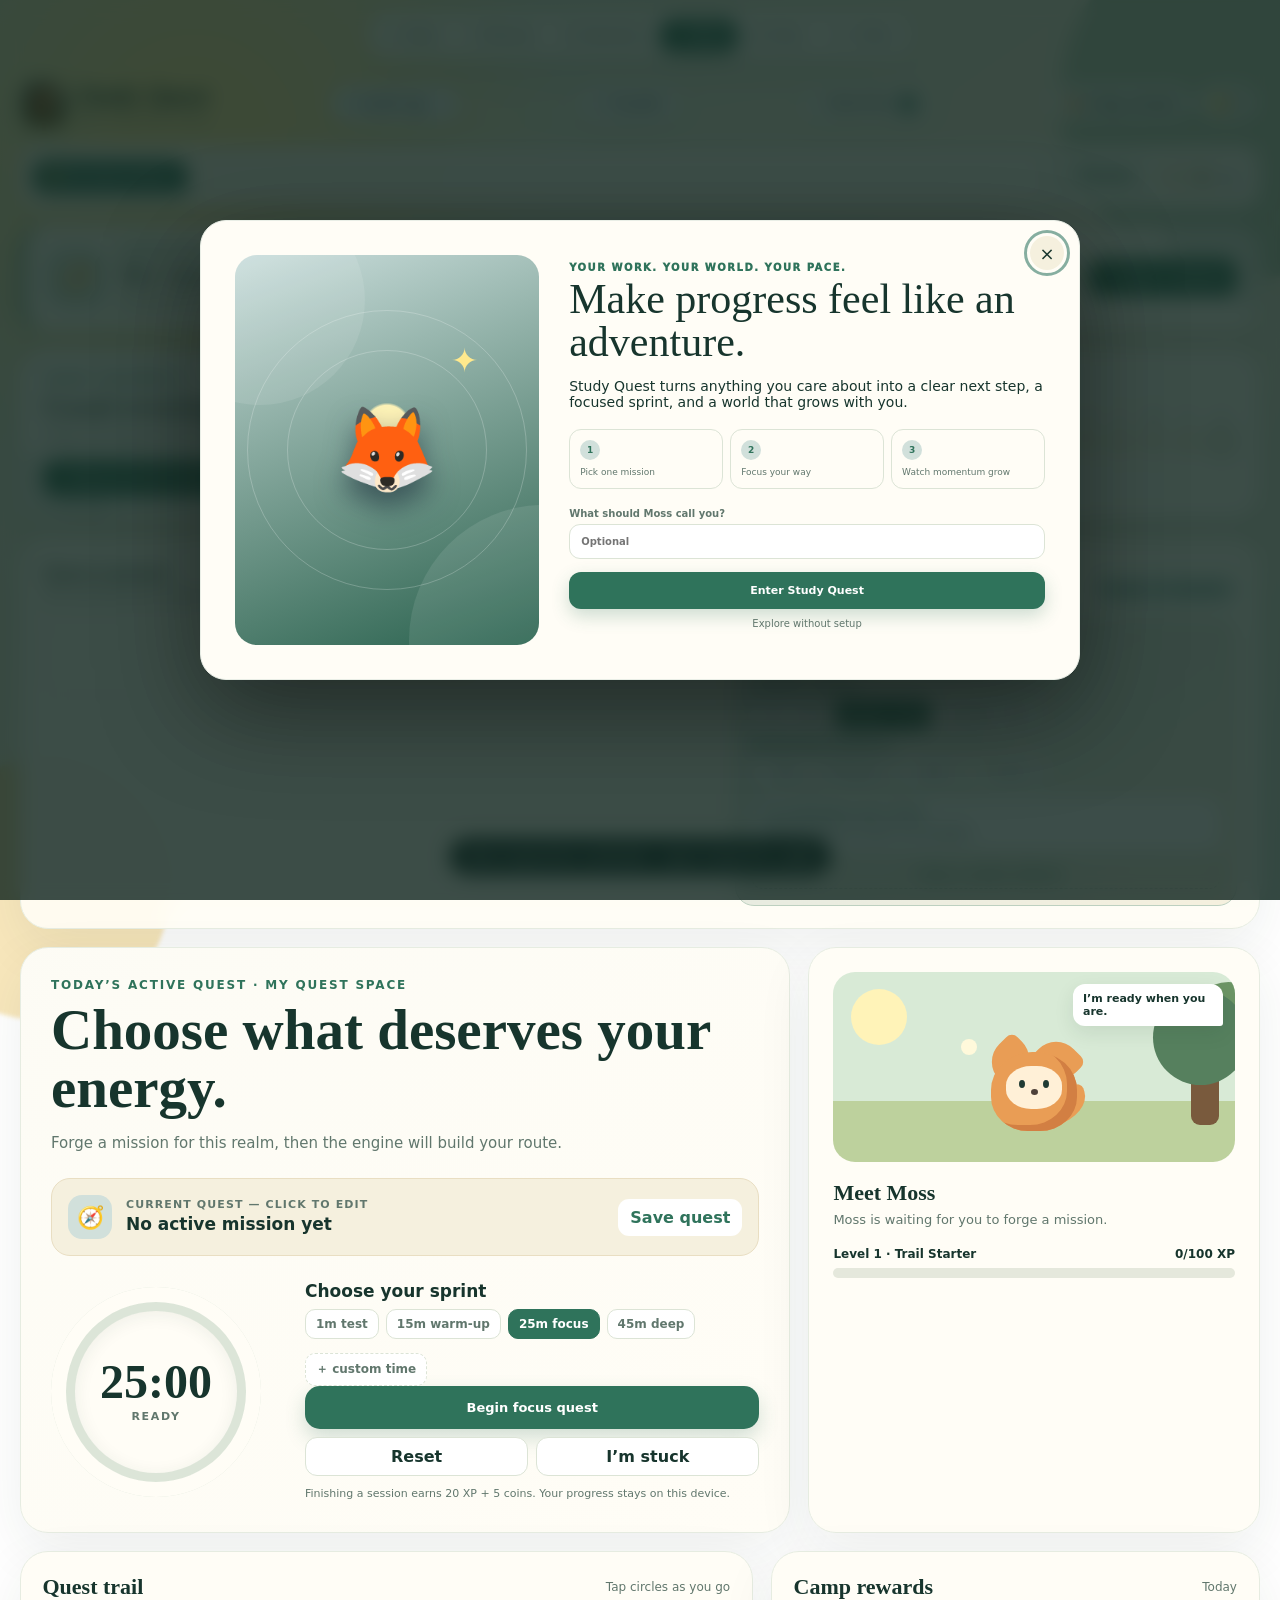
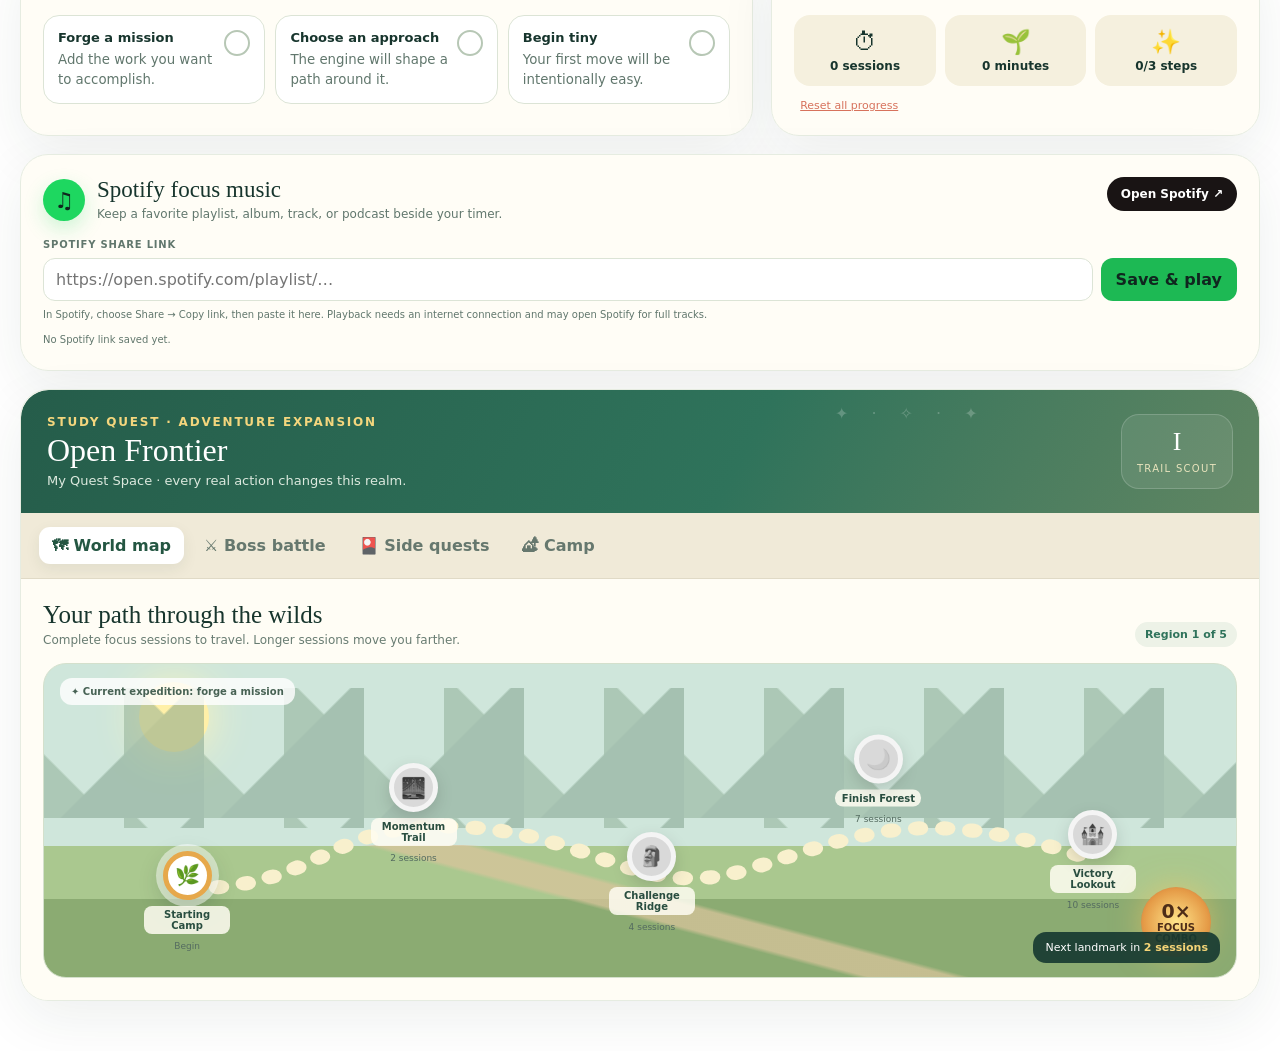
<file: index.html>
<!doctype html>
<html lang="en">
<head>
  <meta charset="utf-8">
  <meta name="viewport" content="width=device-width,initial-scale=1">
  <meta name="theme-color" content="#163a31">
  <meta name="description" content="Turn anything you need to do into a customizable focus quest with timers, mission cards, and a cozy fox companion.">
  <meta name="application-name" content="Study Quest">
  <meta name="apple-mobile-web-app-capable" content="yes">
  <meta name="apple-mobile-web-app-status-bar-style" content="black-translucent">
  <meta name="apple-mobile-web-app-title" content="Study Quest">
  <title>Study Quest</title>
  <style>
    :root{--ink:#17352d;--muted:#61776d;--cream:#f7f1df;--paper:#fffdf6;--green:#2f735b;--green2:#78a36d;--gold:#e6a84b;--coral:#d7725c;--line:#dce4d6;--shadow:0 18px 50px #17352d1a}
    *{box-sizing:border-box}body{margin:0;min-height:100vh;color:var(--ink);font-family:Inter,ui-rounded,"Segoe UI",system-ui,sans-serif;background:radial-gradient(circle at 15% 15%,#f9e7b9 0 5%,transparent 27%),linear-gradient(145deg,#dcead8,#f8f2de 55%,#dae9dd);overflow-x:hidden}
    body:before,body:after{content:"";position:fixed;z-index:-1;border-radius:50%;filter:blur(2px);opacity:.5}body:before{width:360px;height:360px;background:#8fb99b;right:-140px;top:-80px}body:after{width:260px;height:260px;background:#f1cf7a;left:-90px;bottom:-120px}
    button,input{font:inherit}button{cursor:pointer}.app{width:min(1180px,calc(100% - 32px));margin:28px auto 50px}.top{display:flex;align-items:center;justify-content:space-between;margin-bottom:18px}.brand{display:flex;align-items:center;gap:12px}.brand-mark{width:42px;height:42px;border-radius:14px;background:var(--green);display:grid;place-items:center;color:white;box-shadow:0 7px 18px #2f735b55}.brand h1{font-family:Georgia,serif;font-size:25px;margin:0}.brand p{font-size:12px;color:var(--muted);margin:1px 0 0}.stats{display:flex;gap:8px}.pill{background:#ffffffa8;border:1px solid #fff;padding:9px 13px;border-radius:999px;font-weight:750;font-size:13px;box-shadow:0 8px 24px #17352d12}
    .grid{display:grid;grid-template-columns:1.45fr .85fr;gap:18px}.card{background:#fffdf6e8;border:1px solid #ffffffb8;border-radius:28px;box-shadow:var(--shadow);backdrop-filter:blur(12px)}.hero{padding:30px;position:relative;overflow:hidden}.eyebrow{font-size:12px;font-weight:850;letter-spacing:.15em;text-transform:uppercase;color:var(--green)}.hero h2{font-family:Georgia,serif;font-size:clamp(32px,5vw,57px);line-height:1.02;margin:9px 0 12px;max-width:760px}.sub{color:var(--muted);font-size:15px;line-height:1.55;max-width:650px}.questbox{margin-top:23px;background:#f5f0de;border:1px solid #e9dec2;border-radius:19px;padding:16px;display:grid;grid-template-columns:auto 1fr auto;align-items:center;gap:14px}.quest-icon{width:44px;height:44px;border-radius:14px;background:#e5c873;display:grid;place-items:center;font-size:22px}.questbox label{display:block;font-size:11px;color:var(--muted);font-weight:800;text-transform:uppercase;letter-spacing:.1em}.questbox input{width:100%;border:0;background:transparent;color:var(--ink);font-size:17px;font-weight:800;outline:0;padding:3px 0}.save{border:0;background:white;color:var(--green);padding:9px 12px;border-radius:11px;font-weight:800}.save:hover{transform:translateY(-1px)}
    .timer-area{margin-top:25px;display:grid;grid-template-columns:230px 1fr;gap:24px;align-items:center}.clock{width:210px;aspect-ratio:1;border-radius:50%;display:grid;place-items:center;position:relative;background:conic-gradient(var(--green) var(--angle,0deg),#dce5d8 0);box-shadow:inset 0 0 0 15px #fffdf6}.clock:after{content:"";position:absolute;inset:24px;border-radius:50%;background:var(--paper);box-shadow:inset 0 3px 18px #17352d12}.time{position:relative;z-index:1;text-align:center}.time strong{font-family:Georgia,serif;font-size:48px;display:block;line-height:.95}.time small{color:var(--muted);font-size:11px;font-weight:850;letter-spacing:.15em;text-transform:uppercase}.controls h3{margin:0 0 8px;font-size:17px}.presets{display:flex;flex-wrap:wrap;gap:7px;margin-bottom:14px}.preset{border:1px solid var(--line);background:#fff;border-radius:10px;padding:7px 10px;color:var(--muted);font-size:12px;font-weight:750}.preset.active{color:white;background:var(--green);border-color:var(--green)}.mainbtn{border:0;width:100%;border-radius:15px;padding:14px;background:var(--green);color:white;font-weight:850;box-shadow:0 9px 20px #2f735b38;transition:.2s}.mainbtn:hover{transform:translateY(-2px);filter:brightness(1.05)}.secondary{display:flex;gap:8px;margin-top:8px}.secondary button{flex:1;border:1px solid var(--line);background:#fff;border-radius:12px;padding:9px;color:var(--ink);font-weight:750}.hint{font-size:11px;color:var(--muted);margin:10px 0 0;line-height:1.4}
    .side{padding:24px;display:flex;flex-direction:column}.companion-stage{height:190px;border-radius:22px;background:linear-gradient(#d8ead6 0 68%,#bdd19d 68%);position:relative;overflow:hidden;display:grid;place-items:center}.companion-stage:before{content:"";position:absolute;left:18px;top:17px;width:56px;height:56px;border-radius:50%;background:#fff3b8;box-shadow:90px 30px 0 -20px #fff9db}.tree{position:absolute;bottom:37px;right:16px;width:28px;height:80px;background:#795a3d;border-radius:9px}.tree:before{content:"";position:absolute;width:95px;height:95px;border-radius:50%;background:#56805e;left:-38px;top:-55px;box-shadow:28px -18px 0 -10px #6c9565}.buddy{position:relative;z-index:2;width:112px;height:104px;margin-top:25px;animation:breathe 2.8s ease-in-out infinite}.buddy-body{position:absolute;inset:25px 13px 0;background:#e99d55;border-radius:48% 48% 43% 43%;box-shadow:inset -10px -6px #d27f43}.ear{position:absolute;top:12px;width:39px;height:43px;background:#e99d55;transform:rotate(45deg);border-radius:8px 25px 8px 25px}.ear.l{left:13px}.ear.r{right:13px;transform:rotate(135deg)}.face{position:absolute;z-index:3;left:28px;top:39px;width:56px;height:43px;background:#fff0d7;border-radius:45%;}.eye{position:absolute;top:14px;width:6px;height:8px;background:#203b34;border-radius:50%}.eye.l{left:13px}.eye.r{right:13px}.nose{position:absolute;left:25px;top:23px;width:7px;height:6px;background:#4e4139;border-radius:50%}.tail{position:absolute;right:1px;bottom:0;width:52px;height:34px;background:#e99d55;border-radius:80% 20% 70% 20%;transform:rotate(-18deg);transform-origin:left}.buddy.focusing .eye{height:2px;top:17px}.buddy.cheer{animation:cheer .6s ease 2}.speech{position:absolute;top:12px;right:12px;z-index:4;background:white;border-radius:12px 12px 3px 12px;padding:8px 10px;max-width:150px;font-size:11px;font-weight:700;box-shadow:0 7px 20px #17352d18}.companion-copy h3{font-family:Georgia,serif;font-size:22px;margin:18px 0 5px}.companion-copy p{color:var(--muted);font-size:13px;line-height:1.45;margin:0}.level{margin-top:17px}.levelhead{display:flex;justify-content:space-between;font-size:12px;font-weight:800;margin-bottom:7px}.bar{height:10px;background:#e5e8dc;border-radius:999px;overflow:hidden}.fill{height:100%;width:0;background:linear-gradient(90deg,var(--green2),var(--gold));border-radius:999px;transition:.5s}
    .bottom{grid-column:1/-1;display:grid;grid-template-columns:1.2fr .8fr;gap:18px}.steps,.rewards{padding:22px}.section-title{display:flex;justify-content:space-between;align-items:center;margin-bottom:15px}.section-title h3{margin:0;font-family:Georgia,serif;font-size:22px}.section-title span{color:var(--muted);font-size:12px}.step-list{display:grid;grid-template-columns:repeat(3,1fr);gap:10px}.step{border:1px solid var(--line);border-radius:16px;padding:14px;background:#fff;transition:.2s}.step.done{opacity:.64;background:#ecf3e8}.step button{width:26px;height:26px;border-radius:50%;border:2px solid #b7c7b5;background:transparent;float:right;color:transparent}.step.done button{background:var(--green);border-color:var(--green);color:white}.step strong{font-size:13px;display:block;margin-bottom:4px}.step small{color:var(--muted);line-height:1.35}.reward-row{display:flex;gap:9px}.reward{flex:1;background:#f5f0de;border-radius:16px;padding:13px;text-align:center}.reward .big{font-size:24px}.reward strong{display:block;font-size:12px;margin-top:3px}.danger{margin-top:12px;border:0;background:transparent;color:var(--coral);font-size:11px;text-decoration:underline}
    .modal{position:fixed;inset:0;background:#15322ccc;z-index:20;display:none;place-items:center;padding:18px}.modal.show{display:grid}.modal-card{width:min(520px,100%);background:var(--paper);border-radius:25px;padding:27px;box-shadow:0 30px 80px #0005}.modal-card h2{font-family:Georgia,serif;font-size:29px;margin:0 0 8px}.modal-card p{color:var(--muted);line-height:1.5}.modal-card textarea{width:100%;min-height:95px;border:1px solid var(--line);border-radius:13px;padding:12px;background:white;resize:vertical}.modal-actions{display:flex;gap:9px;margin-top:12px}.modal-actions button{flex:1;border:0;border-radius:12px;padding:12px;font-weight:800}.modal-actions .claim{background:var(--green);color:white}.modal-actions .skip{background:#e9eadf;color:var(--ink)}.toast{position:fixed;left:50%;bottom:25px;z-index:30;transform:translate(-50%,30px);opacity:0;background:#17352d;color:white;padding:11px 17px;border-radius:999px;font-weight:750;font-size:13px;transition:.25s}.toast.show{transform:translate(-50%,0);opacity:1}.confetti{position:fixed;z-index:40;width:8px;height:12px;top:-20px;animation:fall 1.8s linear forwards}
    @keyframes breathe{50%{transform:translateY(-5px) scale(1.02)}}@keyframes cheer{50%{transform:translateY(-18px) rotate(5deg)}}@keyframes fall{to{transform:translateY(110vh) rotate(720deg)}}
    @media(max-width:850px){.grid,.bottom{grid-template-columns:1fr}.timer-area{grid-template-columns:1fr}.clock{margin:auto}.step-list{grid-template-columns:1fr}.stats .pill:first-child{display:none}}@media(max-width:520px){.app{width:min(100% - 18px,1180px);margin-top:12px}.hero,.side{padding:19px}.top{align-items:flex-start}.stats{flex-direction:column}.questbox{grid-template-columns:auto 1fr}.questbox .save{grid-column:1/-1}.hero h2{font-size:37px}}
  </style>
  <link rel="stylesheet" href="v2.css">
  <link rel="stylesheet" href="v3.css">
  <link rel="stylesheet" href="pwa.css">
  <link rel="stylesheet" href="data-transfer.css">
  <link rel="stylesheet" href="spotify.css">
  <link rel="stylesheet" href="v4.css">
  <link rel="stylesheet" href="party.css">
  <link rel="manifest" href="manifest.webmanifest">
  <link rel="icon" href="icons/favicon.png" type="image/png" sizes="64x64">
  <link rel="icon" href="icons/icon-192.png" type="image/png" sizes="192x192">
  <link rel="apple-touch-icon" href="icons/apple-touch-icon.png">
</head>
<body>
  <main class="app">
    <header class="top">
      <div class="brand"><div class="brand-mark">✦</div><div><h1>Study Quest</h1><p>Your cozy focus camp</p></div></div>
      <div class="stats"><div class="pill">🔥 <span id="streak">0</span> day streak</div><div class="pill">🪙 <span id="coins">0</span></div></div>
    </header>
    <section class="grid">
      <article class="card hero">
        <div class="eyebrow">Today’s main quest · Your next adventure</div>
        <h2>Make one brave start.</h2>
        <p class="sub">Choose anything you want to move forward—school, a creative project, training, life admin, or something completely your own.</p>
        <div class="questbox">
          <div class="quest-icon">🧭</div>
          <div><label for="quest">Current quest — click to edit</label><input id="quest" value="Choose your first quest" aria-label="Current quest"></div>
          <button class="save" id="saveQuest">Save quest</button>
        </div>
        <div class="timer-area">
          <div class="clock" id="clock"><div class="time"><strong id="time">25:00</strong><small id="modeLabel">ready</small></div></div>
          <div class="controls">
            <h3>Choose your sprint</h3>
            <div class="presets"><button class="preset" data-min="1">1m test</button><button class="preset" data-min="15">15m warm-up</button><button class="preset active" data-min="25">25m focus</button><button class="preset" data-min="45">45m deep</button></div>
            <button class="mainbtn" id="start">Begin focus quest</button>
            <div class="secondary"><button id="reset">Reset</button><button id="stuck">I’m stuck</button></div>
            <p class="hint">Finishing a session earns 20 XP + 5 coins. Your progress stays on this device.</p>
          </div>
        </div>
      </article>
      <aside class="card side">
        <div class="companion-stage"><div class="speech" id="speech">I’m ready when you are.</div><div class="tree"></div><div class="buddy" id="buddy"><div class="ear l"></div><div class="ear r"></div><div class="tail"></div><div class="buddy-body"></div><div class="face"><i class="eye l"></i><i class="eye r"></i><i class="nose"></i></div></div></div>
        <div class="companion-copy"><h3>Meet Moss</h3><p>Your focus fox. Moss studies quietly with you and celebrates real effort—not perfection.</p></div>
        <div class="level"><div class="levelhead"><span>Level <b id="level">1</b> · Trail Starter</span><span><b id="xp">0</b>/100 XP</span></div><div class="bar"><div class="fill" id="xpFill"></div></div></div>
      </aside>
      <div class="bottom">
        <section class="card steps"><div class="section-title"><h3>Quest trail</h3><span>Tap circles as you go</span></div><div class="step-list">
          <div class="step"><button aria-label="Complete step">✓</button><strong>Choose one outcome</strong><small>Decide what progress would look like today.</small></div>
          <div class="step"><button aria-label="Complete step">✓</button><strong>Make the first move</strong><small>Keep it small enough to begin right now.</small></div>
          <div class="step"><button aria-label="Complete step">✓</button><strong>Leave a trail marker</strong><small>Save your progress and name the next step.</small></div>
        </div></section>
        <section class="card rewards"><div class="section-title"><h3>Camp rewards</h3><span>Today</span></div><div class="reward-row"><div class="reward"><div class="big">⏱</div><strong><span id="sessions">0</span> sessions</strong></div><div class="reward"><div class="big">🌱</div><strong><span id="totalMin">0</span> minutes</strong></div><div class="reward"><div class="big">✨</div><strong><span id="stepsDone">0</span>/3 steps</strong></div></div><button class="danger" id="clear">Reset all progress</button></section>
      </div>
    </section>
  </main>
  <div class="modal" id="modal"><div class="modal-card"><div class="eyebrow">Sprint complete</div><h2>Nice work—claim your reward.</h2><p>Before moving on, write one thing you learned or one question you still have. A short sentence is enough.</p><textarea id="reflection" placeholder="I learned… / I’m still wondering…"></textarea><div class="modal-actions"><button class="skip" id="skip">Later</button><button class="claim" id="claim">Claim 20 XP + 5 coins</button></div></div></div>
  <div class="toast" id="toast"></div>
  <script>
    const $=s=>document.querySelector(s), $$=s=>[...document.querySelectorAll(s)];
    const key='studyQuest.v1'; let state=JSON.parse(localStorage.getItem(key)||'{}');
    state={xp:0,coins:0,sessions:0,totalMin:0,quest:'Choose your first quest',steps:[false,false,false],lastDay:null,streak:0,...state};
    if(['Mrs. Song’s most recent homework',"Mrs. Song's most recent homework"].includes(state.quest))state.quest='Choose your first quest';
    let chosen=25,left=1500,running=false,timer=null;
    const save=()=>localStorage.setItem(key,JSON.stringify(state));
    function render(){
      $('#coins').textContent=state.coins;$('#sessions').textContent=state.sessions;$('#totalMin').textContent=state.totalMin;$('#streak').textContent=state.streak;
      const level=Math.floor(state.xp/100)+1, within=state.xp%100;$('#level').textContent=level;$('#xp').textContent=within;$('#xpFill').style.width=within+'%';
      $('#quest').value=state.quest;state.steps.forEach((v,i)=>$$('.step')[i].classList.toggle('done',v));$('#stepsDone').textContent=state.steps.filter(Boolean).length;
    }
    function format(n){return String(Math.floor(n/60)).padStart(2,'0')+':'+String(n%60).padStart(2,'0')}
    function drawClock(){$('#time').textContent=format(left);$('#clock').style.setProperty('--angle',(360*(chosen*60-left)/(chosen*60))+'deg')}
    function toast(msg){const t=$('#toast');t.textContent=msg;t.classList.add('show');setTimeout(()=>t.classList.remove('show'),2200)}
    function ping(){try{const a=new AudioContext(),o=a.createOscillator(),g=a.createGain();o.connect(g);g.connect(a.destination);o.frequency.setValueAtTime(523,a.currentTime);o.frequency.exponentialRampToValueAtTime(784,a.currentTime+.25);g.gain.setValueAtTime(.08,a.currentTime);g.gain.exponentialRampToValueAtTime(.001,a.currentTime+.5);o.start();o.stop(a.currentTime+.5)}catch(e){}}
    function stop(){clearInterval(timer);running=false;$('#start').textContent='Resume focus quest';$('#modeLabel').textContent='paused';$('#buddy').classList.remove('focusing');$('#speech').textContent='I’ll hold your place.'}
    function finish(){clearInterval(timer);running=false;left=0;drawClock();ping();$('#modeLabel').textContent='complete';$('#buddy').classList.remove('focusing');$('#buddy').classList.add('cheer');$('#speech').textContent='You did it! That effort counts.';setTimeout(()=>$('#buddy').classList.remove('cheer'),1500);$('#modal').classList.add('show')}
    $('#start').onclick=()=>{if(running){stop();return}if(left<=0)left=chosen*60;running=true;$('#start').textContent='Pause quest';$('#modeLabel').textContent='focusing';$('#buddy').classList.add('focusing');$('#speech').textContent='Shh… I’m focusing with you.';timer=setInterval(()=>{left--;drawClock();if(left<=0)finish()},1000)};
    $$('.preset').forEach(b=>b.onclick=()=>{if(running)stop();chosen=+b.dataset.min;left=chosen*60;$$('.preset').forEach(x=>x.classList.remove('active'));b.classList.add('active');$('#start').textContent='Begin focus quest';$('#modeLabel').textContent='ready';drawClock()});
    $('#reset').onclick=()=>{if(running)stop();left=chosen*60;$('#start').textContent='Begin focus quest';$('#modeLabel').textContent='ready';drawClock()};
    $('#saveQuest').onclick=()=>{state.quest=$('#quest').value.trim()||'Choose your first quest';save();render();toast('Quest saved ✓')};
    $('#stuck').onclick=()=>{const ideas=['Open what you need—nothing else yet.','Write down the smallest visible next action.','Work for just two minutes, then choose again.','Name the first thing that feels unclear or difficult.'];$('#speech').textContent=ideas[Math.floor(Math.random()*ideas.length)];toast('Moss made the next step tiny')};
    $$('.step button').forEach((b,i)=>b.onclick=()=>{state.steps[i]=!state.steps[i];if(state.steps[i]){state.xp+=5;state.coins+=1;toast('+5 XP · trail step complete')}save();render()});
    function reward(){state.xp+=20;state.coins+=5;state.sessions++;state.totalMin+=chosen;const today=new Date().toDateString();if(state.lastDay!==today){const y=new Date();y.setDate(y.getDate()-1);state.streak=state.lastDay===y.toDateString()?state.streak+1:1;state.lastDay=today}state.reflection=$('#reflection').value.trim();save();render();$('#modal').classList.remove('show');confetti();left=chosen*60;$('#start').textContent='Begin another quest';$('#modeLabel').textContent='ready';drawClock()}
    $('#claim').onclick=reward;$('#skip').onclick=reward;
    function confetti(){for(let i=0;i<36;i++){const e=document.createElement('i');e.className='confetti';e.style.left=Math.random()*100+'vw';e.style.background=['#e6a84b','#2f735b','#d7725c','#78a36d'][i%4];e.style.animationDelay=Math.random()*.5+'s';document.body.appendChild(e);setTimeout(()=>e.remove(),2400)}}
    $('#clear').onclick=()=>{if(confirm('Reset XP, coins, sessions, and quest trail?')){localStorage.removeItem(key);location.reload()}};
    render();drawClock();
  </script>
  <script src="v2.js"></script>
  <script src="v3.js"></script>
  <script src="pwa-v2.js"></script>
  <script src="data-transfer.js"></script>
  <script src="spotify.js"></script>
  <script src="v4.js"></script>
  <script src="party.js"></script>
</body>
</html>
</file>
<file: v2.css>
/* Study Quest: Adventure expansion */
.rpg-world{margin-top:18px;position:relative;overflow:hidden}.rpg-banner{padding:24px 26px;background:linear-gradient(118deg,#173a31,#285d49 58%,#6f8e5b);color:white;border-radius:28px 28px 0 0;display:flex;align-items:center;justify-content:space-between;gap:18px;position:relative}.rpg-banner:after{content:"✦  ·  ✧  ·  ✦";position:absolute;right:22%;top:14px;opacity:.22;letter-spacing:9px}.rpg-banner h2{font:32px/1 Georgia,serif;margin:5px 0 7px}.rpg-banner p{margin:0;color:#dce9de;font-size:13px}.rank-seal{min-width:112px;text-align:center;background:#ffffff16;border:1px solid #ffffff2c;border-radius:18px;padding:12px}.rank-seal strong{display:block;font:26px Georgia,serif}.rank-seal span{font-size:10px;text-transform:uppercase;letter-spacing:.13em;color:#e9e4bd}.rpg-tabs{display:flex;gap:7px;padding:14px 18px;background:#f0ead8;border-bottom:1px solid #e0dac6;overflow:auto}.rpg-tab{border:0;background:transparent;color:#66786e;font-weight:800;padding:9px 13px;border-radius:11px;white-space:nowrap}.rpg-tab.active{background:white;color:#245642;box-shadow:0 5px 15px #17352d13}.rpg-panel{display:none;padding:22px;background:#fffdf6e8}.rpg-panel.active{display:block}.panel-title{display:flex;align-items:end;justify-content:space-between;gap:14px;margin-bottom:16px}.panel-title h3{font:25px Georgia,serif;margin:0}.panel-title p{font-size:12px;color:#687c72;margin:4px 0 0}.tiny-badge{background:#edf2e7;color:#2f735b;border-radius:999px;padding:6px 10px;font-size:11px;font-weight:850}
.quest-map{min-height:315px;border-radius:23px;background:linear-gradient(#cfe6db 0 58%,#aac88f 58% 75%,#8bab72 75%);position:relative;overflow:hidden;border:1px solid #d4e0cc}.quest-map:before{content:"";position:absolute;left:8%;top:18px;width:70px;height:70px;border-radius:50%;background:#fff0a8;box-shadow:0 0 45px #fff5b8}.quest-map:after{content:"";position:absolute;inset:auto 0 0;height:42%;background:linear-gradient(15deg,transparent 48%,#d8c49b 49% 54%,transparent 55%);opacity:.75}.mountains{position:absolute;inset:24px 0 auto;height:140px;background:linear-gradient(135deg,transparent 50%,#789b84 51%) 0 0/160px 130px,linear-gradient(225deg,transparent 50%,#88a98e 51%) 80px 0/160px 130px;opacity:.48}.path-line{position:absolute;left:10%;right:10%;bottom:58px;height:130px}.path-line svg{width:100%;height:100%;overflow:visible}.map-node{position:absolute;z-index:3;width:86px;text-align:center;transform:translate(-50%,-50%)}.node-dot{width:49px;height:49px;margin:auto;border-radius:50%;display:grid;place-items:center;background:#d7dbcc;border:5px solid #f8f4e7;box-shadow:0 6px 16px #17352d2d;font-size:20px;filter:grayscale(1);transition:.3s}.map-node.unlocked .node-dot{background:#f5d477;filter:none}.map-node.current .node-dot{background:#fff;border-color:#e6a84b;box-shadow:0 0 0 7px #fff7,0 8px 25px #17352d44;animation:nodePulse 2s infinite}.map-node strong{display:block;font-size:10px;margin-top:6px;background:#fffdf3d9;border-radius:8px;padding:3px;color:#294e40}.map-node small{font-size:9px;color:#546b60}.n1{left:12%;top:76%}.n2{left:31%;top:48%}.n3{left:51%;top:70%}.n4{left:70%;top:37%}.n5{left:88%;top:63%}.map-legend{position:absolute;left:16px;top:14px;z-index:4;background:#ffffffce;border-radius:12px;padding:8px 11px;font-size:10px;font-weight:800;color:#476254}.map-progress{position:absolute;right:16px;bottom:14px;z-index:5;background:#173a31e8;color:white;border-radius:13px;padding:9px 12px;font-size:11px}.map-progress b{color:#f5d477}
.battle-grid{display:grid;grid-template-columns:1.1fr .9fr;gap:14px}.boss-arena{background:radial-gradient(circle at 50% 30%,#536b67,#243e3b 72%);border-radius:22px;min-height:290px;position:relative;overflow:hidden;color:white;padding:18px}.boss-arena:before{content:"";position:absolute;inset:auto -10% -40% -10%;height:62%;background:radial-gradient(ellipse,#172c28,#10201d);border-radius:50%}.boss-label{position:relative;z-index:2;text-align:center;font-size:10px;letter-spacing:.18em;text-transform:uppercase;color:#d7dfc9}.boss{position:absolute;left:50%;top:50%;transform:translate(-50%,-46%);width:142px;height:135px;filter:drop-shadow(0 18px 15px #0007)}.boss-core{position:absolute;inset:25px 18px 3px;background:#5f536d;border-radius:45% 45% 35% 35%;box-shadow:inset -14px -10px #44394f}.boss-horn{position:absolute;top:7px;width:38px;height:48px;background:#dbc790;clip-path:polygon(50% 0,100% 100%,0 100%)}.boss-horn.l{left:16px;transform:rotate(-18deg)}.boss-horn.r{right:16px;transform:rotate(18deg)}.boss-eye{position:absolute;z-index:2;top:61px;width:19px;height:13px;background:#ffcf64;border-radius:60% 20%;box-shadow:0 0 12px #ffca55}.boss-eye.l{left:40px}.boss-eye.r{right:40px;transform:scaleX(-1)}.boss-mouth{position:absolute;z-index:2;left:54px;top:91px;width:36px;height:13px;border-bottom:4px solid #d5b8c7;border-radius:50%}.boss.hit{animation:bossHit .5s}.hp-wrap{position:absolute;left:18px;right:18px;bottom:18px;z-index:2}.hp-copy{display:flex;justify-content:space-between;font-size:11px;font-weight:800;margin-bottom:6px}.hpbar{height:13px;background:#152824;border:2px solid #ffffff45;border-radius:99px;overflow:hidden}.hpfill{height:100%;background:linear-gradient(90deg,#d85b58,#f1a35c);transition:.6s}.battle-log{background:#f4eedc;border-radius:22px;padding:18px}.battle-log h4{margin:0 0 7px;font:21px Georgia,serif}.battle-log>p{color:#66786e;font-size:12px;line-height:1.45}.damage-guide{display:grid;gap:8px;margin-top:13px}.damage{background:white;border-radius:12px;padding:10px;display:flex;justify-content:space-between;font-size:11px}.damage b{color:#bb5a48}.boss-loot{margin-top:12px;background:#e5eedf;border:1px dashed #86a876;border-radius:12px;padding:11px;font-size:11px;line-height:1.4}
.sidequest-grid{display:grid;grid-template-columns:repeat(3,1fr);gap:11px}.sidequest{background:#fff;border:1px solid #e1e5d8;border-radius:18px;padding:16px;position:relative;min-height:155px;transition:.2s}.sidequest:hover{transform:translateY(-3px);box-shadow:0 10px 25px #17352d16}.sq-rarity{font-size:9px;letter-spacing:.14em;text-transform:uppercase;color:#b47742;font-weight:900}.sidequest h4{font:19px Georgia,serif;margin:8px 0 7px}.sidequest p{font-size:11px;color:#687c72;line-height:1.45;margin:0 0 12px}.sidequest button,.reroll,.scene-btn,.shop-item button,.break-start{border:0;border-radius:10px;padding:8px 10px;font-size:11px;font-weight:850;background:#2f735b;color:white}.sidequest button:disabled{background:#d9ddd3;color:#829087}.sidequest.complete{background:#edf3e8}.sidequest.complete:after{content:"✓";position:absolute;right:12px;top:12px;width:24px;height:24px;border-radius:50%;display:grid;place-items:center;background:#2f735b;color:white}.reroll{background:#e9e7da;color:#3d5a4e}.quest-actions{display:flex;justify-content:flex-end;margin-top:12px}.daily-meter{height:7px;background:#e7e9df;border-radius:99px;overflow:hidden;margin:8px 0}.daily-meter i{display:block;height:100%;background:#e6a84b;transition:.4s}
.camp-grid{display:grid;grid-template-columns:.8fr 1.2fr;gap:14px}.scene-box{border-radius:22px;min-height:270px;padding:18px;background:linear-gradient(#172b36,#3b5862 58%,#253f35 58%);color:white;position:relative;overflow:hidden}.scene-box[data-scene="sun"]{background:linear-gradient(#a8d8d0,#f2dda0 58%,#87a96c 58%)}.scene-box[data-scene="rain"]{background:linear-gradient(#405765,#78909a 58%,#405b4b 58%)}.scene-box[data-scene="stars"]{background:linear-gradient(#171c38,#303558 58%,#283b36 58%)}.scene-box:after{content:"";position:absolute;inset:0;background:radial-gradient(circle at 72% 20%,#fff9bf 0 5%,transparent 6%),radial-gradient(circle at 20% 15%,#fff 0 1px,transparent 2px),radial-gradient(circle at 40% 25%,#fff 0 1px,transparent 2px);opacity:.7}.scene-box[data-scene="rain"]:after{background:repeating-linear-gradient(105deg,transparent 0 17px,#dcebf133 18px 20px,transparent 21px 35px);animation:rain .7s linear infinite}.scene-copy{position:relative;z-index:2}.scene-copy h4{font:23px Georgia,serif;margin:0 0 5px}.scene-copy p{font-size:11px;color:#eef4e9}.scene-controls{position:absolute;left:16px;right:16px;bottom:16px;z-index:3;display:flex;gap:7px;flex-wrap:wrap}.scene-btn{background:#ffffffdc;color:#264c3e}.scene-btn.active{background:#e6a84b;color:#332812}.sound-btn{margin-left:auto;background:#17352dd9;color:white}.shop{background:#f5f0df;border-radius:22px;padding:17px}.shop-head{display:flex;justify-content:space-between;align-items:center}.shop-head h4{font:21px Georgia,serif;margin:0}.shop-wallet{font-size:11px;font-weight:850;background:white;border-radius:99px;padding:6px 9px}.shop-grid{display:grid;grid-template-columns:repeat(3,1fr);gap:8px;margin-top:12px}.shop-item{background:white;border-radius:14px;padding:11px;text-align:center;border:2px solid transparent}.shop-item.equipped{border-color:#e6a84b}.shop-icon{font-size:25px;height:32px}.shop-item strong{display:block;font-size:11px}.shop-item small{color:#7c8b83;font-size:9px}.shop-item button{margin-top:8px;width:100%;padding:6px;background:#e8eddf;color:#365d4d}.shop-item.owned button{background:#2f735b;color:white}.starter-note{margin-top:9px;font-size:10px;color:#6c7b72}.buddy[data-outfit="scarf"]:after{content:"";position:absolute;z-index:5;left:31px;top:76px;width:54px;height:12px;background:#d96557;border-radius:8px;transform:rotate(-4deg)}.buddy[data-outfit="crown"]:after{content:"♛";position:absolute;z-index:5;left:39px;top:-13px;font-size:39px;color:#f3c853;text-shadow:0 2px #9f6f27}.buddy[data-outfit="wizard"]:after{content:"";position:absolute;z-index:5;left:26px;top:-35px;width:62px;height:58px;background:#5e567f;clip-path:polygon(50% 0,78% 72%,100% 85%,0 85%,24% 72%)}
.break-card{margin-top:14px;border:1px solid #dbe2d4;border-radius:18px;padding:14px;background:#fff;display:flex;align-items:center;justify-content:space-between;gap:12px}.break-card h4{margin:0 0 3px;font:18px Georgia,serif}.break-card p{margin:0;font-size:10px;color:#6a7d73}.break-start{background:#4b6f63;white-space:nowrap}.break-overlay{position:fixed;inset:0;z-index:90;background:linear-gradient(#101b32,#26364b 60%,#1c352f);display:none;place-items:center;overflow:hidden;color:white}.break-overlay.show{display:grid}.break-hud{position:absolute;top:22px;left:50%;transform:translateX(-50%);z-index:4;text-align:center;background:#0c171bbb;border:1px solid #ffffff24;border-radius:18px;padding:11px 20px}.break-hud strong{font:26px Georgia,serif}.break-hud span{display:block;font-size:10px;color:#cbdad3}.firefly{position:absolute;width:22px;height:22px;border:0;border-radius:50%;background:#f8ed76;box-shadow:0 0 10px #fff278,0 0 28px #e8e052;animation:floatFly 2.4s ease-in-out infinite}.firefly:after{content:"";position:absolute;width:28px;height:10px;border:1px solid #fff9;left:-4px;top:6px;border-radius:50%}.break-done{background:#fffdf1;color:#17352d;border-radius:24px;padding:25px;text-align:center;display:none;z-index:5}.break-done.show{display:block}.break-done h3{font:28px Georgia,serif;margin:0 0 6px}.break-done button{border:0;background:#2f735b;color:white;border-radius:12px;padding:11px 19px;font-weight:800}.achievement-pop{position:fixed;right:20px;top:20px;z-index:80;background:#17352d;color:white;border:1px solid #ffffff31;border-radius:17px;padding:13px 16px;box-shadow:0 14px 40px #0004;transform:translateX(130%);transition:.4s;max-width:280px}.achievement-pop.show{transform:translateX(0)}.achievement-pop b{display:block;color:#f5d477;font-size:11px;letter-spacing:.1em;text-transform:uppercase}.achievement-pop span{font:17px Georgia,serif}.combo-orb{position:absolute;right:25px;bottom:20px;width:70px;height:70px;border-radius:50%;display:grid;place-items:center;background:radial-gradient(circle,#ffe58a,#e59b47 65%,#bd673b);color:#4e2d18;box-shadow:0 0 30px #ffc95d88;font-size:10px;font-weight:900;text-align:center;z-index:3}.combo-orb strong{display:block;font-size:19px}
body.scene-stars{background:radial-gradient(circle at 15% 15%,#73859b 0 4%,transparent 24%),linear-gradient(145deg,#263c45,#4e5d60 55%,#314944)}body.scene-rain{background:linear-gradient(145deg,#9eb4b6,#d7dfd5 55%,#839f92)}body.scene-sun{background:radial-gradient(circle at 15% 15%,#ffeaa0 0 5%,transparent 28%),linear-gradient(145deg,#dcead8,#f8f2de 55%,#dae9dd)}
@keyframes nodePulse{50%{transform:scale(1.09)}}@keyframes bossHit{25%{transform:translate(-50%,-46%) translateX(-12px);filter:brightness(1.8)}50%{transform:translate(-50%,-46%) translateX(10px)}75%{transform:translate(-50%,-46%) translateX(-5px)}}@keyframes rain{to{background-position:0 30px}}@keyframes floatFly{50%{transform:translate(14px,-18px) scale(1.2)}}
@media(max-width:850px){.battle-grid,.camp-grid{grid-template-columns:1fr}.sidequest-grid{grid-template-columns:1fr}.quest-map{min-height:360px}.shop-grid{grid-template-columns:repeat(3,1fr)}}@media(max-width:520px){.rpg-banner{align-items:flex-start}.rpg-banner h2{font-size:26px}.rank-seal{min-width:84px}.rpg-panel{padding:13px}.map-node{width:63px}.map-node strong{font-size:8px}.node-dot{width:40px;height:40px}.shop-grid{grid-template-columns:1fr}.break-card{align-items:flex-start;flex-direction:column}.sound-btn{margin-left:0}}
</file>
<file: v3.css>
/* Realm Engine — universal customization and theming */
:root{--realm-accent:#2f735b;--realm-soft:#dfeadf;--surface:#fffdf6;--surface-2:#f5f0de;--surface-3:#ffffff;--text:#17352d;--text-soft:#61776d;--border:#dce4d6;--page-a:#dcead8;--page-b:#f8f2de;--page-c:#dae9dd}
html[data-theme="dark"]{color-scheme:dark;--surface:#182720;--surface-2:#22352b;--surface-3:#263a31;--text:#edf4ec;--text-soft:#a9bcb2;--border:#3a5146;--page-a:#0e1b18;--page-b:#182821;--page-c:#101f1b;--cream:#182720;--paper:#182720;--ink:#edf4ec;--muted:#a9bcb2;--line:#3a5146;--shadow:0 20px 60px #0005}
html[data-theme="dark"] body{background:radial-gradient(circle at 15% 15%,#466454 0 4%,transparent 24%),linear-gradient(145deg,var(--page-a),var(--page-b) 55%,var(--page-c))}
html[data-theme="dark"] body:before{background:#315947}html[data-theme="dark"] body:after{background:#6d5933}
html[data-theme="dark"] .card,html[data-theme="dark"] .rpg-panel{background:#182720f2;border-color:#31483d}html[data-theme="dark"] .questbox,html[data-theme="dark"] .rpg-tabs,html[data-theme="dark"] .battle-log,html[data-theme="dark"] .shop{background:#22352b;border-color:#3a5146}html[data-theme="dark"] .step,html[data-theme="dark"] .sidequest,html[data-theme="dark"] .reward,html[data-theme="dark"] .damage,html[data-theme="dark"] .shop-item,html[data-theme="dark"] .break-card,html[data-theme="dark"] .save,html[data-theme="dark"] .secondary button,html[data-theme="dark"] .preset,html[data-theme="dark"] .rpg-tab.active{background:#263a31;color:#edf4ec;border-color:#40594d}html[data-theme="dark"] .clock{box-shadow:inset 0 0 0 15px #182720}html[data-theme="dark"] .clock:after{background:#182720}html[data-theme="dark"] .speech{background:#263a31;color:#edf4ec}html[data-theme="dark"] .pill{background:#21352c;border-color:#33493f}html[data-theme="dark"] .modal-card{background:#182720}html[data-theme="dark"] .modal-card textarea{background:#263a31;color:#edf4ec}html[data-theme="dark"] .sidequest.complete{background:#284333}html[data-theme="dark"] .boss-loot{background:#243e31}html[data-theme="dark"] .scene-btn{background:#263a31;color:#edf4ec}html[data-theme="dark"] .danger{color:#f19b86}
.realm-dock{display:flex;align-items:center;gap:10px;margin:0 0 16px;padding:10px 12px;background:color-mix(in srgb,var(--surface) 90%,transparent);border:1px solid color-mix(in srgb,var(--border) 65%,white);border-radius:19px;box-shadow:0 10px 30px #17352d10;backdrop-filter:blur(12px);position:relative;z-index:8}.realm-scroll{display:flex;align-items:center;gap:7px;overflow:auto;flex:1;scrollbar-width:none}.realm-scroll::-webkit-scrollbar{display:none}.realm-chip{border:1px solid var(--border);background:var(--surface-3);color:var(--text-soft);border-radius:13px;padding:9px 12px;font-size:12px;font-weight:800;white-space:nowrap;transition:.2s}.realm-chip:hover{transform:translateY(-1px)}.realm-chip.active{background:var(--realm-accent);border-color:var(--realm-accent);color:white;box-shadow:0 6px 16px color-mix(in srgb,var(--realm-accent) 38%,transparent)}.dock-add{border:1px dashed var(--realm-accent);background:transparent;color:var(--realm-accent);border-radius:12px;padding:9px 11px;font-weight:900;white-space:nowrap}.theme-switch{display:flex;background:var(--surface-2);border-radius:12px;padding:3px;gap:2px}.theme-switch button{border:0;background:transparent;color:var(--text-soft);border-radius:9px;padding:6px 8px;font-size:12px}.theme-switch button.active{background:var(--surface-3);color:var(--text);box-shadow:0 3px 9px #17352d16}
.quest-command{margin-bottom:18px;padding:21px 23px;display:grid;grid-template-columns:1fr auto;gap:18px;position:relative;overflow:hidden}.quest-command:before{content:"";position:absolute;width:230px;height:230px;border-radius:50%;right:-130px;top:-145px;background:var(--realm-accent);opacity:.12}.command-left{display:flex;gap:15px;align-items:center;min-width:0}.realm-sigil{width:58px;height:58px;flex:0 0 auto;border-radius:19px;display:grid;place-items:center;background:var(--realm-soft);font-size:27px;box-shadow:inset 0 0 0 1px color-mix(in srgb,var(--realm-accent) 25%,transparent)}.command-kicker{font-size:10px;font-weight:900;text-transform:uppercase;letter-spacing:.14em;color:var(--realm-accent)}.command-left h2{font:27px Georgia,serif;margin:3px 0 4px;white-space:nowrap;overflow:hidden;text-overflow:ellipsis}.command-left p{margin:0;color:var(--text-soft);font-size:12px}.command-actions{display:flex;align-items:center;gap:8px;position:relative;z-index:2}.command-actions button{border:0;border-radius:12px;padding:10px 12px;font-weight:850;font-size:12px}.forge-btn{background:var(--realm-accent);color:white}.manage-btn{background:var(--surface-2);color:var(--text)}
.mission-journal{grid-column:1/-1;padding:22px}.journal-head{display:flex;justify-content:space-between;align-items:end;gap:14px;margin-bottom:15px}.journal-head h3{font:23px Georgia,serif;margin:0}.journal-head p{font-size:11px;color:var(--text-soft);margin:3px 0 0}.mission-count{font-size:11px;font-weight:850;color:var(--realm-accent);background:var(--realm-soft);padding:6px 10px;border-radius:999px}.journal-layout{display:grid;grid-template-columns:1.15fr .85fr;gap:14px}.mission-list{display:grid;gap:8px;align-content:start}.mission-row{display:grid;grid-template-columns:auto 1fr auto;gap:11px;align-items:center;background:var(--surface-3);border:1px solid var(--border);border-radius:15px;padding:11px;transition:.2s}.mission-row:hover{border-color:var(--realm-accent);transform:translateX(2px)}.mission-row.active{background:color-mix(in srgb,var(--realm-soft) 65%,var(--surface-3));border-color:var(--realm-accent)}.mission-row.done{opacity:.58}.mission-gem{width:34px;height:34px;border-radius:11px;display:grid;place-items:center;background:var(--realm-soft)}.mission-row strong{display:block;font-size:12px}.mission-row small{display:block;font-size:10px;color:var(--text-soft);margin-top:2px}.mission-tools{display:flex;gap:5px}.mission-tools button{border:0;width:28px;height:28px;border-radius:9px;background:var(--surface-2);color:var(--text);font-size:11px}.mission-tools button.activate{width:auto;padding:0 9px;background:var(--realm-accent);color:white}.empty-missions{border:1px dashed var(--border);border-radius:16px;padding:24px;text-align:center;color:var(--text-soft);font-size:12px}.compass{background:linear-gradient(145deg,color-mix(in srgb,var(--realm-soft) 75%,var(--surface)),var(--surface-2));border-radius:19px;padding:16px;border:1px solid color-mix(in srgb,var(--realm-accent) 18%,var(--border))}.compass h4{font:20px Georgia,serif;margin:0 0 4px}.compass>p{font-size:10px;color:var(--text-soft);margin:0 0 12px}.energy-label{font-size:9px;font-weight:900;letter-spacing:.12em;text-transform:uppercase;color:var(--realm-accent)}.energy-row,.approach-row{display:flex;gap:6px;margin:7px 0 13px;flex-wrap:wrap}.energy-row button,.approach-row button{border:1px solid var(--border);background:var(--surface-3);color:var(--text-soft);border-radius:9px;padding:7px 9px;font-size:10px;font-weight:800}.energy-row button.active,.approach-row button.active{background:var(--realm-accent);color:white;border-color:var(--realm-accent)}.next-move{background:var(--surface-3);border-radius:13px;padding:11px;font-size:11px;line-height:1.4}.next-move b{display:block;color:var(--realm-accent);font-size:9px;text-transform:uppercase;letter-spacing:.1em;margin-bottom:3px}.twist-btn{margin-top:9px;width:100%;border:1px dashed var(--realm-accent);background:transparent;color:var(--realm-accent);border-radius:10px;padding:8px;font-size:10px;font-weight:850}
.realm-modal{position:fixed;inset:0;background:#10261fd9;z-index:110;display:none;place-items:center;padding:18px}.realm-modal.show{display:grid}.realm-modal-card{width:min(760px,100%);max-height:min(760px,92vh);overflow:auto;background:var(--surface);color:var(--text);border-radius:26px;box-shadow:0 30px 90px #0007}.realm-modal-top{display:flex;justify-content:space-between;align-items:center;padding:20px 22px 14px;border-bottom:1px solid var(--border);position:sticky;top:0;background:var(--surface);z-index:2}.realm-modal-top h2{font:27px Georgia,serif;margin:0}.realm-close{width:34px;height:34px;border:0;border-radius:50%;background:var(--surface-2);color:var(--text);font-size:18px}.forge-tabs{display:flex;gap:7px;padding:14px 22px 0}.forge-tab{border:0;border-radius:10px;padding:8px 11px;background:var(--surface-2);color:var(--text-soft);font-size:11px;font-weight:850}.forge-tab.active{background:var(--realm-accent);color:white}.forge-pane{display:none;padding:18px 22px 24px}.forge-pane.active{display:block}.form-grid{display:grid;grid-template-columns:1fr 1fr;gap:12px}.field{display:grid;gap:5px}.field.full{grid-column:1/-1}.field label{font-size:10px;font-weight:900;letter-spacing:.08em;text-transform:uppercase;color:var(--text-soft)}.field input,.field select{width:100%;border:1px solid var(--border);background:var(--surface-3);color:var(--text);border-radius:11px;padding:10px 11px;outline:0}.field input:focus,.field select:focus{border-color:var(--realm-accent);box-shadow:0 0 0 3px color-mix(in srgb,var(--realm-accent) 15%,transparent)}.style-picker{display:grid;grid-template-columns:repeat(4,1fr);gap:8px}.style-option input{display:none}.style-option span{display:block;height:100%;border:1px solid var(--border);border-radius:13px;padding:11px;background:var(--surface-3);font-size:10px;color:var(--text-soft)}.style-option b{display:block;color:var(--text);font-size:12px;margin-bottom:3px}.style-option input:checked+span{border-color:var(--realm-accent);box-shadow:inset 0 0 0 1px var(--realm-accent);background:var(--realm-soft)}.submit-forge{margin-top:15px;width:100%;border:0;border-radius:12px;padding:12px;background:var(--realm-accent);color:white;font-weight:900}.realm-manager-list{display:grid;gap:8px;margin-top:15px}.realm-manage-row{display:grid;grid-template-columns:auto 1fr auto;gap:10px;align-items:center;border:1px solid var(--border);background:var(--surface-3);border-radius:13px;padding:10px}.realm-manage-row i{font-style:normal;font-size:20px}.realm-manage-row strong{display:block;font-size:12px}.realm-manage-row small{color:var(--text-soft);font-size:9px}.realm-manage-row button{border:0;border-radius:8px;background:var(--surface-2);color:#c86655;padding:7px;font-size:10px}.strategy-ribbon{display:inline-flex;align-items:center;gap:6px;margin-top:8px;padding:5px 9px;border-radius:99px;background:var(--realm-soft);color:var(--realm-accent);font-size:10px;font-weight:850}.wildcard{margin-top:9px;background:color-mix(in srgb,var(--realm-soft) 70%,var(--surface-3));border-left:3px solid var(--realm-accent);border-radius:9px;padding:9px;font-size:10px;display:none}.wildcard.show{display:block}
.rpg-banner{background:linear-gradient(118deg,color-mix(in srgb,var(--realm-accent) 68%,#102d26),var(--realm-accent) 58%,color-mix(in srgb,var(--realm-accent) 58%,#a4a06d))}.mainbtn,.realm-engine-accent{background:var(--realm-accent)!important}.quest-icon{background:var(--realm-soft)}.eyebrow{color:var(--realm-accent)}
@media(max-width:850px){.realm-dock{align-items:stretch;flex-wrap:wrap}.realm-scroll{order:1;width:100%}.theme-switch{margin-left:auto}.quest-command{grid-template-columns:1fr}.command-actions{justify-content:flex-end}.journal-layout{grid-template-columns:1fr}.style-picker{grid-template-columns:1fr 1fr}}
@media(max-width:520px){.quest-command{padding:16px}.command-left{align-items:flex-start}.command-left h2{font-size:21px}.command-actions{flex-direction:column;align-items:stretch}.form-grid{grid-template-columns:1fr}.field.full{grid-column:auto}.style-picker{grid-template-columns:1fr}.realm-modal{padding:7px}.realm-modal-card{border-radius:19px}.journal-head{align-items:flex-start;flex-direction:column}.mission-row{grid-template-columns:auto 1fr}.mission-tools{grid-column:1/-1;justify-content:flex-end}}

/* Mission cards and custom focus timers */
.active-mission-card{margin:0 0 14px;border:1px solid color-mix(in srgb,var(--realm-accent) 32%,var(--border));border-radius:18px;background:linear-gradient(135deg,color-mix(in srgb,var(--realm-soft) 70%,var(--surface-3)),var(--surface-3));padding:15px 16px;display:grid;grid-template-columns:1fr auto;gap:12px}.active-mission-card.empty{display:none}.mission-card-kicker{font-size:9px;font-weight:900;letter-spacing:.13em;text-transform:uppercase;color:var(--realm-accent)}.active-mission-card h4{font:21px Georgia,serif;margin:4px 0 5px}.mission-card-meta{font-size:10px;color:var(--text-soft);margin-bottom:9px}.mission-card-description{font-size:12px;line-height:1.55;white-space:pre-wrap;color:var(--text);max-width:820px}.mission-card-description.muted{color:var(--text-soft);font-style:italic}.edit-card{align-self:start;border:0;border-radius:10px;padding:8px 10px;background:var(--realm-accent);color:white;font-size:10px;font-weight:850}.mission-preview{white-space:nowrap;overflow:hidden;text-overflow:ellipsis;max-width:480px}
.custom-timer-area{margin-top:9px;position:relative}.custom-timer-row{display:flex;gap:6px;flex-wrap:wrap}.custom-time{position:relative;padding-right:23px!important}.custom-time i{position:absolute;right:6px;top:50%;transform:translateY(-50%);font-style:normal;opacity:.65;font-size:11px}.custom-launch{border-style:dashed!important}.timer-maker{display:none;margin-top:8px;background:var(--surface-2);border:1px solid var(--border);border-radius:13px;padding:10px;grid-template-columns:1fr 1fr auto;gap:7px;align-items:end}.timer-maker.show{display:grid}.timer-maker label{font-size:9px;font-weight:850;color:var(--text-soft);display:grid;gap:3px}.timer-maker input{min-width:0;width:100%;border:1px solid var(--border);background:var(--surface-3);color:var(--text);border-radius:8px;padding:7px}.timer-maker button{border:0;border-radius:8px;background:var(--realm-accent);color:white;padding:8px 10px;font-size:10px;font-weight:850}
.field textarea{width:100%;min-height:130px;resize:vertical;line-height:1.5;border:1px solid var(--border);background:var(--surface-3);color:var(--text);border-radius:11px;padding:10px 11px;outline:0}.field textarea:focus{border-color:var(--realm-accent);box-shadow:0 0 0 3px color-mix(in srgb,var(--realm-accent) 15%,transparent)}
@media(max-width:520px){.active-mission-card{grid-template-columns:1fr}.timer-maker{grid-template-columns:1fr 1fr}.timer-maker button{grid-column:1/-1}.mission-preview{max-width:230px}}
</file>
<file: pwa.css>
.brand-mark{background-image:url('icons/icon-192.png')!important;background-size:cover!important;background-position:center!important;color:transparent!important;overflow:hidden}
.install-app{border:1px solid color-mix(in srgb,var(--realm-accent,#2f735b) 28%,var(--border,#dce4d6));background:var(--surface-3,#fff);color:var(--text,#17352d);padding:9px 12px;border-radius:999px;font-weight:850;font-size:12px;box-shadow:0 8px 24px #17352d12;white-space:nowrap;display:inline-flex;align-items:center;gap:6px}
.install-app:hover{transform:translateY(-1px);border-color:var(--realm-accent,#2f735b)}
.install-app.installed{cursor:default;color:var(--realm-accent,#2f735b)}
.install-app[hidden]{display:none}
.install-modal{position:fixed;inset:0;z-index:160;display:none;place-items:center;padding:18px;background:#10261fdd}.install-modal.show{display:grid}
.install-card{width:min(480px,100%);background:var(--surface,#fffdf6);color:var(--text,#17352d);border:1px solid var(--border,#dce4d6);border-radius:25px;padding:24px;box-shadow:0 30px 90px #0007;position:relative}
.install-card>img{width:78px;height:78px;border-radius:22px;object-fit:cover;box-shadow:0 11px 30px #17352d33}
.install-card h2{font:29px Georgia,serif;margin:14px 0 7px}.install-card p{color:var(--text-soft,#61776d);font-size:13px;line-height:1.55}.install-steps{margin:15px 0;padding:0;list-style:none;display:grid;gap:9px;counter-reset:install}
.install-steps li{counter-increment:install;display:grid;grid-template-columns:28px 1fr;gap:9px;align-items:start;font-size:12px;line-height:1.45}.install-steps li:before{content:counter(install);width:26px;height:26px;border-radius:9px;background:var(--realm-soft,#dfeadf);color:var(--realm-accent,#2f735b);display:grid;place-items:center;font-weight:900}
.install-close{position:absolute;right:15px;top:15px;width:35px;height:35px;border:0;border-radius:50%;background:var(--surface-2,#f5f0de);color:var(--text,#17352d);font-size:18px}.install-note{background:var(--surface-2,#f5f0de);border-radius:12px;padding:10px 12px!important;font-size:11px!important}
.connection-dot{width:7px;height:7px;border-radius:50%;background:#6da16e;display:inline-block;box-shadow:0 0 0 3px #6da16e22}.connection-dot.offline{background:#e6a84b;box-shadow:0 0 0 3px #e6a84b22}
@media(max-width:650px){.top{gap:10px;flex-wrap:wrap}.stats{margin-left:auto}.install-app{order:3;margin-left:auto}.install-app .install-label{display:none}}
</file>
<file: data-transfer.css>
.transfer-app{border:1px solid color-mix(in srgb,var(--realm-accent,#2f735b) 28%,var(--border,#dce4d6));background:var(--surface-3,#fff);color:var(--text,#17352d);padding:9px 12px;border-radius:999px;font-weight:850;font-size:12px;box-shadow:0 8px 24px #17352d12;white-space:nowrap;display:inline-flex;align-items:center;gap:6px}.transfer-app:hover{transform:translateY(-1px);border-color:var(--realm-accent,#2f735b)}
.transfer-modal{position:fixed;inset:0;z-index:170;display:none;place-items:center;padding:18px;background:#10261fe6}.transfer-modal.show{display:grid}.transfer-card{width:min(620px,100%);max-height:92vh;overflow:auto;background:var(--surface,#fffdf6);color:var(--text,#17352d);border:1px solid var(--border,#dce4d6);border-radius:27px;padding:25px;box-shadow:0 30px 90px #0007;position:relative}.transfer-close{position:absolute;right:15px;top:15px;width:35px;height:35px;border:0;border-radius:50%;background:var(--surface-2,#f5f0de);color:var(--text,#17352d);font-size:18px}.transfer-kicker{font-size:10px;font-weight:900;letter-spacing:.13em;text-transform:uppercase;color:var(--realm-accent,#2f735b)}.transfer-card h2{font:30px Georgia,serif;margin:7px 42px 7px 0}.transfer-intro{color:var(--text-soft,#61776d);font-size:13px;line-height:1.55;margin:0 0 17px}.transfer-grid{display:grid;grid-template-columns:1fr 1fr;gap:11px}.transfer-option{border:1px solid var(--border,#dce4d6);background:var(--surface-3,#fff);border-radius:17px;padding:15px;display:flex;flex-direction:column;align-items:flex-start;text-align:left;color:var(--text,#17352d);min-height:145px}.transfer-option:hover{border-color:var(--realm-accent,#2f735b);transform:translateY(-1px)}.transfer-option .transfer-icon{font-size:25px;margin-bottom:9px}.transfer-option strong{font-size:13px}.transfer-option small{display:block;color:var(--text-soft,#61776d);font-size:10px;line-height:1.45;margin-top:5px}.transfer-note{margin:13px 0 0;background:var(--surface-2,#f5f0de);border-radius:13px;padding:11px 12px;color:var(--text-soft,#61776d);font-size:10px;line-height:1.5}.transfer-preview{display:none;margin-top:14px;border:1px solid color-mix(in srgb,var(--realm-accent,#2f735b) 30%,var(--border,#dce4d6));background:color-mix(in srgb,var(--realm-soft,#dfeadf) 55%,var(--surface-3,#fff));border-radius:15px;padding:13px}.transfer-preview.show{display:block}.transfer-preview strong{display:block;font-size:13px}.transfer-preview p{font-size:10px;color:var(--text-soft,#61776d);line-height:1.5;margin:5px 0 11px}.transfer-preview-actions{display:flex;gap:7px}.transfer-preview-actions button{flex:1;border:0;border-radius:10px;padding:9px;font-size:10px;font-weight:850}.transfer-restore{background:var(--realm-accent,#2f735b);color:white}.transfer-cancel{background:var(--surface-3,#fff);color:var(--text,#17352d)}.transfer-undo{margin-top:10px;border:0;background:transparent;color:var(--realm-accent,#2f735b);font-size:10px;font-weight:800;padding:4px}.transfer-undo[hidden]{display:none}
@media(max-width:650px){.transfer-app .transfer-label{display:none}.transfer-app{order:3;margin-left:0}.transfer-grid{grid-template-columns:1fr}.transfer-option{min-height:0}.transfer-card{padding:21px;border-radius:21px}}
</file>
<file: spotify.css>
.spotify-card{grid-column:1/-1;padding:22px;overflow:hidden}
.spotify-head{display:flex;align-items:flex-start;justify-content:space-between;gap:18px}
.spotify-title{display:flex;align-items:center;gap:12px}
.spotify-mark{width:42px;height:42px;border-radius:50%;display:grid;place-items:center;background:#1ed760;color:#10261f;font-size:22px;font-weight:900;box-shadow:0 8px 20px #1ed76038}
.spotify-title h3{font:23px Georgia,serif;margin:0 0 3px}
.spotify-title p{margin:0;color:var(--text-soft,var(--muted));font-size:12px;line-height:1.45}
.spotify-open{border:0;border-radius:999px;padding:10px 14px;background:#191414;color:#fff;text-decoration:none;font-size:12px;font-weight:850;white-space:nowrap}
.spotify-open:hover{transform:translateY(-1px)}
.spotify-form{display:grid;grid-template-columns:1fr auto;gap:8px;margin-top:16px}
.spotify-form label{grid-column:1/-1;font-size:10px;font-weight:900;letter-spacing:.08em;text-transform:uppercase;color:var(--text-soft,var(--muted))}
.spotify-form input{min-width:0;width:100%;border:1px solid var(--border,var(--line));background:var(--surface-3,#fff);color:var(--text,var(--ink));border-radius:12px;padding:11px 12px;outline:0}
.spotify-form input:focus{border-color:#1db954;box-shadow:0 0 0 3px #1db95422}
.spotify-save{border:0;border-radius:12px;padding:10px 15px;background:#1db954;color:#10261f;font-weight:900}
.spotify-help,.spotify-status{font-size:10px;color:var(--text-soft,var(--muted));line-height:1.45}
.spotify-help{margin:7px 0 0}.spotify-status{margin:10px 0 0;min-height:15px}
.spotify-status.error{color:#b94f42}.spotify-status.offline{color:#9a6925}
.spotify-player{display:none;margin-top:14px}.spotify-player.show{display:block}
.spotify-player iframe{display:block;width:100%;height:152px;border:0;border-radius:15px;background:#191414}
.spotify-player-actions{display:flex;justify-content:flex-end;margin-top:7px}
.spotify-remove{border:0;background:transparent;color:var(--text-soft,var(--muted));font-size:11px;text-decoration:underline}
@media(max-width:620px){.spotify-head{display:grid}.spotify-open{justify-self:start}.spotify-form{grid-template-columns:1fr}.spotify-save{width:100%}}
</file>
<file: v4.css>
/* Study Quest v4 — welcoming daily layer and premium navigation */
:root{--sq-glow:color-mix(in srgb,var(--realm-accent) 24%,transparent);--sq-ease:cubic-bezier(.2,.75,.25,1)}
html{scroll-behavior:smooth;scroll-padding-top:92px}body.sq-v4{background-attachment:fixed}.sq-v4 .app{width:min(1240px,calc(100% - 34px));margin-top:14px}.sq-v4 button,.sq-v4 a{-webkit-tap-highlight-color:transparent}.sq-v4 :focus-visible{outline:3px solid color-mix(in srgb,var(--realm-accent) 58%,#fff);outline-offset:3px}.sq-v4 .card{border-color:color-mix(in srgb,var(--border) 72%,white);box-shadow:0 18px 55px #17352d13}.sq-v4 .top{padding:8px 4px 2px}.sq-v4 .brand-mark{background:linear-gradient(145deg,var(--realm-accent),color-mix(in srgb,var(--realm-accent) 65%,#102f27));box-shadow:0 8px 24px var(--sq-glow)}
.sq-nav{position:sticky;top:10px;z-index:70;margin:0 auto 17px;width:max-content;max-width:100%;background:color-mix(in srgb,var(--surface) 88%,transparent);border:1px solid color-mix(in srgb,var(--border) 72%,white);border-radius:18px;padding:5px;box-shadow:0 12px 42px #17352d17;backdrop-filter:blur(20px) saturate(1.25)}.sq-nav-inner{display:flex;gap:3px;position:relative}.sq-nav a,.sq-nav button{border:0;text-decoration:none;background:transparent;color:var(--text-soft);border-radius:13px;padding:8px 12px;font-size:11px;font-weight:850;display:flex;align-items:center;gap:6px;white-space:nowrap}.sq-nav a span,.sq-nav button span{font-size:13px}.sq-nav a:hover,.sq-nav button:hover{background:var(--surface-2);color:var(--text)}.sq-nav a.active{background:var(--realm-accent);color:white;box-shadow:0 5px 14px var(--sq-glow)}.sq-more-menu{display:none;position:absolute;right:0;top:calc(100% + 10px);min-width:190px;background:var(--surface);border:1px solid var(--border);border-radius:14px;padding:6px;box-shadow:0 18px 50px #102b2440}.sq-more-menu.show{display:grid;animation:sqPop .18s var(--sq-ease)}.sq-more-menu a,.sq-more-menu button{justify-content:flex-start;padding:10px;width:100%;color:var(--text)}
.sq-daily{grid-column:1/-1;margin:0 0 18px;padding:23px;display:grid;grid-template-columns:minmax(0,1fr) auto auto;align-items:center;gap:24px;position:relative;overflow:hidden;background:linear-gradient(125deg,color-mix(in srgb,var(--surface) 96%,var(--realm-soft)),var(--surface))}.sq-daily:before{content:"";position:absolute;width:260px;height:260px;border-radius:50%;left:-150px;bottom:-190px;background:var(--realm-accent);opacity:.09}.sq-daily-main{position:relative;z-index:1}.sq-date{font-size:10px;letter-spacing:.14em;text-transform:uppercase;color:var(--realm-accent);font-weight:900}.sq-daily h2{font:clamp(22px,3vw,31px) Georgia,serif;margin:5px 0 6px}.sq-daily-main>p{color:var(--text-soft);font-size:12px;margin:0}.sq-daily-actions{display:flex;gap:7px;margin-top:15px;flex-wrap:wrap}.sq-primary,.sq-secondary,.sq-shield{border:0;border-radius:12px;padding:10px 13px;font-size:11px;font-weight:900;transition:.2s var(--sq-ease)}.sq-primary{background:var(--realm-accent);color:#fff;box-shadow:0 7px 18px var(--sq-glow)}.sq-secondary{background:var(--surface-2);color:var(--text)}.sq-shield{background:transparent;color:var(--realm-accent);border:1px solid color-mix(in srgb,var(--realm-accent) 34%,var(--border))}.sq-primary:hover,.sq-secondary:hover,.sq-shield:hover{transform:translateY(-2px)}.sq-goal{display:flex;align-items:center;gap:12px;min-width:226px}.sq-goal-ring{--goal:0deg;width:82px;height:82px;border-radius:50%;background:conic-gradient(var(--realm-accent) var(--goal),var(--surface-2) 0);display:grid;place-items:center;box-shadow:inset 0 0 0 1px color-mix(in srgb,var(--border) 70%,transparent)}.sq-goal-ring:before{content:"";position:absolute}.sq-goal-ring>div{width:64px;height:64px;border-radius:50%;background:var(--surface);display:grid;place-content:center;text-align:center}.sq-goal-ring strong{font:19px Georgia,serif}.sq-goal-ring span{font-size:8px;text-transform:uppercase;letter-spacing:.12em;color:var(--text-soft);font-weight:900}.sq-goal-copy{display:grid;gap:3px}.sq-goal-copy>strong{font-size:12px}.sq-goal-copy>span{font-size:9px;color:var(--text-soft)}.sq-goal-copy button{border:0;background:transparent;padding:4px 0 0;text-align:left;color:var(--realm-accent);font-size:9px;font-weight:850;text-decoration:underline}.sq-week{display:grid;grid-template-columns:repeat(7,29px);gap:5px;padding-left:20px;border-left:1px solid var(--border)}.sq-day{display:grid;gap:5px;justify-items:center}.sq-day span{font-size:8px;color:var(--text-soft);font-weight:850}.sq-day i{width:27px;height:27px;border-radius:9px;display:grid;place-items:center;font-style:normal;font-size:9px;font-weight:900;background:var(--surface-2);color:var(--text-soft);border:1px solid transparent}.sq-day.intensity-1 i{background:color-mix(in srgb,var(--realm-soft) 75%,var(--surface));color:var(--realm-accent)}.sq-day.intensity-2 i{background:color-mix(in srgb,var(--realm-accent) 66%,var(--surface));color:#fff}.sq-day.intensity-3 i{background:var(--realm-accent);color:#fff;box-shadow:0 4px 12px var(--sq-glow)}.sq-day.today i{border-color:var(--realm-accent)}
.sq-v4 .quest-command{border-left:4px solid var(--realm-accent)}.sq-v4 .hero{background:linear-gradient(145deg,color-mix(in srgb,var(--surface) 95%,var(--realm-soft)),var(--surface))}.sq-v4 .mainbtn{transition:.2s var(--sq-ease);font-size:13px}.sq-v4 .mainbtn:hover{box-shadow:0 12px 28px var(--sq-glow)}.sq-v4 .mission-row,.sq-v4 .realm-chip,.sq-v4 .card{transition:border-color .2s,box-shadow .2s,transform .2s}.sq-v4 .mission-row:hover{box-shadow:0 8px 24px #17352d0d}.sq-v4 .active-mission-card{box-shadow:inset 4px 0 var(--realm-accent)}
.sq-overlay{position:fixed;inset:0;z-index:180;background:#0c211ccc;backdrop-filter:blur(10px);display:none;place-items:center;padding:18px}.sq-overlay.show{display:grid;animation:sqFade .2s ease}.sq-dialog{width:min(520px,100%);max-height:92vh;overflow:auto;background:var(--surface);color:var(--text);border:1px solid color-mix(in srgb,var(--border) 62%,white);border-radius:26px;padding:27px;box-shadow:0 30px 100px #0007;position:relative;animation:sqRise .3s var(--sq-ease)}.sq-dialog h2{font:31px Georgia,serif;margin:5px 0 8px}.sq-dialog>p{font-size:12px;line-height:1.55;color:var(--text-soft)}.sq-x{position:absolute;right:15px;top:15px;width:34px;height:34px;border:0;border-radius:50%;background:var(--surface-2);color:var(--text);font-size:18px}.sq-dialog-icon{width:45px;height:45px;border-radius:15px;display:grid;place-items:center;background:var(--realm-soft);color:var(--realm-accent);font-size:22px}.sq-goal-dialog form{display:grid;grid-template-columns:1fr 1fr;gap:11px;margin-top:18px}.sq-goal-dialog label,.sq-name{font-size:10px;font-weight:900;color:var(--text-soft);display:grid;gap:5px}.sq-goal-dialog input,.sq-name input{width:100%;border:1px solid var(--border);background:var(--surface-3);color:var(--text);border-radius:11px;padding:11px}.sq-goal-dialog .sq-primary{grid-column:1/-1;margin-top:3px}.sq-welcome-card{width:min(880px,100%);display:grid;grid-template-columns:.78fr 1.22fr;gap:30px;padding:34px}.sq-welcome-art{min-height:390px;border-radius:22px;background:radial-gradient(circle at 50% 44%,#fff4b8 0 8%,transparent 9%),linear-gradient(160deg,color-mix(in srgb,var(--realm-soft) 70%,#bcd9df),color-mix(in srgb,var(--realm-accent) 72%,#17372f));display:grid;place-items:center;position:relative;overflow:hidden}.sq-welcome-art:before,.sq-welcome-art:after{content:"";position:absolute;border-radius:50%;background:#ffffff18}.sq-welcome-art:before{width:210px;height:210px;left:-80px;top:-60px}.sq-welcome-art:after{width:270px;height:270px;right:-140px;bottom:-130px}.sq-welcome-art>b{font-size:83px;filter:drop-shadow(0 16px 14px #1238);animation:sqFloat 3s ease-in-out infinite;z-index:2}.sq-welcome-art>span{position:absolute;top:22%;right:20%;font-size:33px;color:#ffe98d;animation:sqTwinkle 1.8s ease infinite}.sq-orbit{position:absolute;border:1px solid #ffffff38;border-radius:50%}.sq-orbit.o1{width:200px;height:200px}.sq-orbit.o2{width:280px;height:280px}.sq-welcome-copy{align-self:center}.sq-kicker{font-size:10px;font-weight:950;letter-spacing:.15em;text-transform:uppercase;color:var(--realm-accent)}.sq-welcome-copy h2{font-size:42px;line-height:1.02}.sq-welcome-copy>p{font-size:14px}.sq-welcome-points{display:grid;grid-template-columns:repeat(3,1fr);gap:7px;margin:19px 0}.sq-welcome-points span{border:1px solid var(--border);border-radius:12px;padding:10px;font-size:9px;line-height:1.35;color:var(--text-soft)}.sq-welcome-points b{width:20px;height:20px;border-radius:50%;display:grid;place-items:center;background:var(--realm-soft);color:var(--realm-accent);margin-bottom:6px}.sq-name{margin:13px 0}.sq-welcome-copy>.sq-primary{width:100%;padding:12px}.sq-text-btn{width:100%;border:0;background:transparent;color:var(--text-soft);font-size:10px;padding:9px}.sq-shortcut-dialog{width:min(430px,100%)}.sq-shortcut-list{display:grid;gap:7px;margin-top:18px}.sq-shortcut-list span{display:flex;align-items:center;gap:10px;padding:8px;border-bottom:1px solid var(--border);font-size:11px}.sq-shortcut-list kbd{min-width:34px;text-align:center;border:1px solid var(--border);border-bottom-width:3px;border-radius:7px;background:var(--surface-2);padding:4px;font:10px ui-monospace,monospace}
.sq-focus-bar{position:fixed;left:50%;top:16px;z-index:160;transform:translate(-50%,-130%);opacity:0;display:flex;align-items:center;justify-content:space-between;gap:24px;width:min(560px,calc(100% - 24px));background:#102b25ee;color:#fff;border:1px solid #ffffff24;border-radius:17px;padding:10px 12px 10px 15px;box-shadow:0 18px 55px #0005;backdrop-filter:blur(18px);transition:.3s var(--sq-ease)}.sq-focus-bar.show{transform:translate(-50%,0);opacity:1}.sq-focus-bar>div{display:grid;grid-template-columns:auto 1fr;column-gap:9px}.sq-pulse{grid-row:1/3;align-self:center;width:9px;height:9px;border-radius:50%;background:#8fe0a5;box-shadow:0 0 0 6px #8fe0a51f;animation:sqPulse 1.8s ease infinite}.sq-focus-bar strong{font-size:11px;max-width:320px;white-space:nowrap;overflow:hidden;text-overflow:ellipsis}.sq-focus-bar small{font-size:9px;color:#c6d8d1}.sq-focus-bar button{border:1px solid #ffffff2e;background:#ffffff12;color:#fff;border-radius:10px;padding:8px 10px;font-size:9px;font-weight:850}
body.sq-focus-mode .sq-nav,body.sq-focus-mode .realm-dock,body.sq-focus-mode .quest-command,body.sq-focus-mode .sq-daily,body.sq-focus-mode .mission-journal,body.sq-focus-mode .bottom,body.sq-focus-mode #adventure,body.sq-focus-mode #music,body.sq-focus-mode #transfer,body.sq-focus-mode .install-card{display:none!important}body.sq-focus-mode .grid{grid-template-columns:minmax(0,1.45fr) minmax(260px,.55fr);max-width:1050px;margin:12vh auto 0}body.sq-focus-mode .top{opacity:.52}body.sq-focus-mode .hero,body.sq-focus-mode .side{box-shadow:0 30px 100px #17352d28}body.sq-modal-open{overflow:hidden}
@keyframes sqFade{from{opacity:0}}@keyframes sqRise{from{transform:translateY(18px) scale(.98);opacity:0}}@keyframes sqPop{from{transform:translateY(-5px);opacity:0}}@keyframes sqFloat{50%{transform:translateY(-9px) rotate(2deg)}}@keyframes sqTwinkle{50%{transform:scale(1.2);opacity:.55}}@keyframes sqPulse{50%{box-shadow:0 0 0 10px #8fe0a508}}
@media(max-width:1020px){.sq-daily{grid-template-columns:1fr auto}.sq-week{grid-column:1/-1;border-left:0;border-top:1px solid var(--border);padding:13px 0 0;justify-content:end}.sq-welcome-card{grid-template-columns:.7fr 1.3fr}.sq-welcome-art{min-height:340px}.sq-week{justify-content:start}}
@media(max-width:850px){.sq-v4 .app{width:min(100% - 20px,1240px)}.sq-nav{position:fixed;top:auto;bottom:10px;left:10px;right:10px;width:auto;margin:0;z-index:75}.sq-nav-inner{justify-content:space-around}.sq-nav a,.sq-nav button{flex-direction:column;gap:2px;padding:7px 11px;font-size:8px;flex:1}.sq-nav a span,.sq-nav button span{font-size:15px}.sq-more-menu{top:auto;bottom:calc(100% + 10px)}.sq-v4 .app{padding-bottom:70px}.sq-daily{grid-template-columns:1fr}.sq-goal{justify-content:flex-start}.sq-week{grid-column:auto}.sq-welcome-card{grid-template-columns:1fr;padding:25px}.sq-welcome-art{min-height:190px}.sq-welcome-art>b{font-size:64px}.sq-welcome-copy h2{font-size:34px}body.sq-focus-mode .grid{grid-template-columns:1fr;margin-top:8vh}body.sq-focus-mode .side{display:none}.sq-focus-bar{top:10px}}
@media(max-width:540px){.sq-v4 .top{padding-top:2px}.sq-v4 .stats{flex-direction:row}.sq-v4 .stats .pill{font-size:10px;padding:7px 9px}.sq-v4 .brand p{display:none}.sq-daily{padding:18px;gap:18px}.sq-daily h2{font-size:24px}.sq-daily-actions{display:grid;grid-template-columns:1fr 1fr}.sq-daily-actions .sq-primary{grid-column:1/-1}.sq-goal{min-width:0}.sq-week{grid-template-columns:repeat(7,1fr);width:100%;gap:4px}.sq-day i{width:100%;max-width:34px}.sq-welcome-points{grid-template-columns:1fr}.sq-welcome-points span{display:flex;align-items:center;gap:8px}.sq-welcome-points b{margin:0;flex:0 0 auto}.sq-goal-dialog form{grid-template-columns:1fr}.sq-goal-dialog .sq-primary{grid-column:auto}.sq-dialog{border-radius:20px;padding:22px}.sq-welcome-card{padding:18px}.sq-welcome-art{min-height:150px}.sq-welcome-copy h2{font-size:30px}.sq-nav a,.sq-nav button{padding:7px 4px}.sq-focus-bar strong{max-width:190px}}
@media(prefers-reduced-motion:reduce){html{scroll-behavior:auto}.sq-v4 *,.sq-v4 *:before,.sq-v4 *:after{animation-duration:.01ms!important;animation-iteration-count:1!important;transition-duration:.01ms!important}}
</file>
<file: party.css>
/* Study Party — account-free peer-to-peer focus rooms */
.party-room-head{padding-right:72px!important}
@media(max-width:560px){.party-room-head{padding-right:15px!important}}
.party-invite-sheet{position:absolute;inset:0;z-index:20;background:#0a1c18c9;backdrop-filter:blur(10px);display:none;place-items:center;padding:18px}.party-invite-sheet.show{display:grid;animation:partyFade .18s ease}.party-invite-card{width:min(440px,100%);background:var(--surface);border:1px solid color-mix(in srgb,var(--border) 60%,white);border-radius:25px;padding:28px;box-shadow:0 30px 90px #0008;position:relative;text-align:center;animation:partyRise .22s ease}.party-invite-close{position:absolute;right:13px;top:13px;width:34px;height:34px;border:0;border-radius:50%;background:var(--surface-2);color:var(--text);font-size:18px}.party-invite-icon{width:54px;height:54px;margin:0 auto 12px;border-radius:18px;display:grid;place-items:center;background:var(--realm-soft);color:var(--realm-accent);font-size:24px}.party-invite-card h3{font:29px Georgia,serif;margin:6px 0 8px}.party-invite-card>p{font-size:10px;line-height:1.55;color:var(--text-soft);margin:0 auto 16px;max-width:350px}.party-code-copy{width:100%;border:1px solid color-mix(in srgb,var(--realm-accent) 30%,var(--border));border-radius:15px;background:color-mix(in srgb,var(--realm-soft) 55%,var(--surface-3));padding:11px 12px;display:grid;grid-template-columns:1fr auto;align-items:center;text-align:left;color:var(--text)}.party-code-copy span{grid-column:1/-1;font-size:7px;text-transform:uppercase;letter-spacing:.14em;color:var(--text-soft);font-weight:900}.party-code-copy strong{font:900 18px ui-monospace,monospace;letter-spacing:.1em;margin-top:3px}.party-code-copy i{font-style:normal;font-size:8px;font-weight:900;color:var(--realm-accent);background:var(--surface-3);border-radius:8px;padding:6px 8px}.party-link-copy,.party-native-share{width:100%;border:0;border-radius:12px;padding:11px;margin-top:8px;font-size:9px;font-weight:900}.party-link-copy{background:var(--realm-accent);color:white}.party-native-share{background:var(--surface-2);color:var(--text)}.party-invite-status{min-height:18px;margin-top:8px;font-size:8px;color:var(--realm-accent);font-weight:800}.party-invite-status.error{color:#c45f52}.party-invite-card>small{display:block;font-size:7px;line-height:1.45;color:var(--text-soft);margin-top:5px}
@media(max-width:560px){.party-invite-sheet{padding:8px}.party-invite-card{padding:24px 18px;border-radius:19px}.party-invite-card h3{font-size:25px}.party-code-copy strong{font-size:16px}}
.party-app{border:1px solid color-mix(in srgb,var(--realm-accent) 26%,var(--border));background:color-mix(in srgb,var(--surface) 85%,var(--realm-soft));color:var(--text);border-radius:999px;padding:8px 11px;display:flex;align-items:center;gap:6px;font-size:10px;font-weight:900;box-shadow:0 7px 20px #17352d0d;transition:.2s}.party-app:hover{transform:translateY(-1px);border-color:var(--realm-accent)}.party-app i{font-style:normal;background:var(--realm-accent);color:white;min-width:18px;height:18px;border-radius:99px;display:grid;place-items:center;font-size:8px}.party-app.live .party-spark{color:#e6a84b;animation:partySpark 1.4s ease infinite}.sq-party-nav{border:0!important;text-decoration:none;background:transparent!important;color:var(--text-soft)!important;border-radius:13px!important;padding:8px 12px!important;font-size:11px!important;font-weight:850!important;display:flex!important;align-items:center!important;gap:6px!important;white-space:nowrap}.sq-party-nav:hover{background:var(--surface-2)!important;color:var(--text)!important}
.party-modal{position:fixed;inset:0;z-index:220;background:#0a1c18d9;backdrop-filter:blur(13px);display:none;place-items:center;padding:14px}.party-modal.show{display:grid;animation:partyFade .2s ease}.party-shell{width:min(1050px,100%);height:min(760px,95vh);min-width:700px;min-height:560px;max-width:calc(100vw - 28px);max-height:95vh;resize:both;container-type:size;background:var(--surface);color:var(--text);border:1px solid #ffffff25;border-radius:30px;box-shadow:0 40px 130px #0009;position:relative;overflow:hidden}.party-close{position:absolute;right:16px;top:16px;z-index:8;width:38px;height:38px;border:0;border-radius:50%;background:color-mix(in srgb,var(--surface-2) 88%,transparent);color:var(--text);font-size:20px;backdrop-filter:blur(10px)}.party-lobby,.party-room,.party-loading,.party-error{display:none;height:100%}.party-lobby.active{display:grid;grid-template-columns:.92fr 1.08fr}.party-room.active{display:block;overflow:auto}.party-loading.active,.party-error.active{display:grid;place-content:center;text-align:center;padding:30px}
.party-hero{padding:54px 42px;background:radial-gradient(circle at 72% 18%,#ffe98a42 0 5%,transparent 23%),linear-gradient(155deg,#173c32,#315e4d 58%,#638763);color:#fff;display:flex;flex-direction:column;justify-content:center;position:relative;overflow:hidden}.party-hero:before,.party-hero:after{content:"";position:absolute;border:1px solid #ffffff18;border-radius:50%}.party-hero:before{width:310px;height:310px;right:-160px;top:-90px}.party-hero:after{width:230px;height:230px;left:-130px;bottom:-90px}.party-orbit{width:112px;height:112px;border-radius:36px;background:#ffffff12;border:1px solid #ffffff20;display:grid;place-items:center;position:relative;margin-bottom:24px;box-shadow:inset 0 0 50px #ffffff0b}.party-orbit span{font-size:56px;filter:drop-shadow(0 12px 14px #0004);animation:partyFloat 3s ease-in-out infinite}.party-orbit i,.party-orbit b{position:absolute;font-style:normal;color:#f6d778}.party-orbit i{right:-15px;top:12px;font-size:24px}.party-orbit b{left:-18px;bottom:8px;font-size:12px}.party-kicker{font-size:10px;letter-spacing:.16em;text-transform:uppercase;color:#bfe0c9;font-weight:900}.party-hero h2{font:clamp(35px,5vw,51px)/1 Georgia,serif;margin:8px 0 14px}.party-hero>p{color:#d9e8df;font-size:13px;line-height:1.6;max-width:410px}.party-benefits{display:flex;gap:7px;flex-wrap:wrap;margin-top:18px}.party-benefits span{background:#ffffff0e;border:1px solid #ffffff1e;border-radius:99px;padding:7px 10px;font-size:9px;color:#edf5ef;font-weight:750}.party-benefits b{color:#f6d778;margin-right:4px}
.party-setup{padding:52px 46px 34px;overflow:auto}.party-tabs{background:var(--surface-2);padding:4px;border-radius:14px;display:grid;grid-template-columns:1fr 1fr;gap:3px;margin-bottom:24px}.party-tabs button{border:0;border-radius:11px;padding:10px;background:transparent;color:var(--text-soft);font-size:11px;font-weight:900}.party-tabs button.active{background:var(--surface-3);color:var(--text);box-shadow:0 4px 14px #17352d12}.party-profile{display:grid;grid-template-columns:1fr 1fr;gap:17px;margin-bottom:20px}.party-profile label,.party-code-field{font-size:9px;font-weight:900;letter-spacing:.08em;text-transform:uppercase;color:var(--text-soft);display:grid;gap:7px}.party-profile input,.party-code-field input,.party-mission-edit input,#partyChatForm input{border:1px solid var(--border);background:var(--surface-3);color:var(--text);border-radius:12px;padding:11px 12px;outline:0}.party-profile input:focus,.party-code-field input:focus,.party-mission-edit input:focus,#partyChatForm input:focus{border-color:var(--realm-accent);box-shadow:0 0 0 3px color-mix(in srgb,var(--realm-accent) 14%,transparent)}.party-profile>div>span{display:block;font-size:9px;font-weight:900;letter-spacing:.08em;text-transform:uppercase;color:var(--text-soft);margin-bottom:7px}.party-avatar-picker{display:flex;gap:4px;flex-wrap:wrap}.party-avatar-picker button{width:32px;height:32px;border:1px solid var(--border);background:var(--surface-3);border-radius:10px;font-size:17px;padding:0}.party-avatar-picker button.active{border-color:var(--realm-accent);background:var(--realm-soft);transform:translateY(-2px)}.party-pane{display:none}.party-pane.active{display:block;animation:partyRise .2s ease}.party-note{display:flex;gap:10px;background:color-mix(in srgb,var(--realm-soft) 55%,var(--surface));border:1px solid color-mix(in srgb,var(--realm-accent) 15%,var(--border));border-radius:14px;padding:12px;margin-bottom:12px}.party-note>span{font-size:20px}.party-note p{font-size:9px;color:var(--text-soft);margin:0;line-height:1.45}.party-note b{display:block;color:var(--text);font-size:10px}.party-main{width:100%;border:0;border-radius:13px;background:var(--realm-accent);color:#fff;padding:13px;font-weight:900;box-shadow:0 8px 24px color-mix(in srgb,var(--realm-accent) 28%,transparent)}.party-code-field input{font:800 18px ui-monospace,monospace;text-align:center;letter-spacing:.12em;margin-bottom:10px}.party-code-field input.invalid{border-color:#c85f52;animation:partyShake .25s}.party-privacy{font-size:8px;line-height:1.5;color:var(--text-soft);text-align:center;margin:17px 15px 0}
.party-room-head{position:sticky;top:0;z-index:5;display:flex;justify-content:space-between;align-items:center;gap:20px;padding:19px 26px;background:color-mix(in srgb,var(--surface) 91%,transparent);border-bottom:1px solid var(--border);backdrop-filter:blur(18px)}.party-room-head h2{font:26px Georgia,serif;margin:2px 0}.party-room-head p{font-size:9px;color:var(--text-soft);margin:0}.party-room-head p button{border:0;background:transparent;color:var(--realm-accent);padding:0;font:800 9px ui-monospace,monospace}.party-live{display:flex;align-items:center;gap:6px;color:var(--realm-accent);font-size:8px;font-weight:900;text-transform:uppercase;letter-spacing:.1em}.party-live i{width:7px;height:7px;border-radius:50%;background:#55b66d;box-shadow:0 0 0 5px #55b66d18;animation:partyPulse 1.8s ease infinite}.party-room-actions{display:flex;gap:7px}.party-room-actions button{border:1px solid var(--border);border-radius:11px;padding:9px 11px;background:var(--surface-3);color:var(--text);font-size:9px;font-weight:850}.party-room-actions button:first-child{background:var(--realm-accent);border-color:var(--realm-accent);color:#fff}.party-grid{display:grid;grid-template-columns:minmax(0,1.55fr) minmax(255px,.65fr);gap:14px;padding:16px;background:color-mix(in srgb,var(--surface-2) 55%,var(--surface));min-height:calc(100% - 91px)}.party-main-column,.party-side-column{display:grid;gap:12px;align-content:start}.party-mission-card,.party-timer-card,.party-chat-card,.party-members-card,.party-reaction-card,.party-promise{background:var(--surface-3);border:1px solid var(--border);border-radius:19px;padding:16px}.party-card-label{font-size:8px;font-weight:950;letter-spacing:.14em;text-transform:uppercase;color:var(--realm-accent);margin-bottom:9px}.party-mission-edit{display:flex;gap:7px}.party-mission-edit input{flex:1;font:20px Georgia,serif;padding:9px 10px}.party-mission-edit button,#partyChatForm button{border:0;border-radius:11px;background:var(--realm-accent);color:white;padding:9px 12px;font-size:9px;font-weight:900}.party-mission-card>p{font-size:8px;color:var(--text-soft);margin:7px 2px 0}.party-timer-card{display:grid;grid-template-columns:190px 1fr;gap:24px;align-items:center;background:linear-gradient(140deg,color-mix(in srgb,var(--realm-soft) 65%,var(--surface-3)),var(--surface-3))}.party-timer-ring{--party-angle:0deg;width:170px;height:170px;border-radius:50%;background:conic-gradient(var(--realm-accent) var(--party-angle),var(--surface-2) 0);display:grid;place-items:center;box-shadow:0 15px 40px #17352d14}.party-timer-ring:before{content:"";position:absolute}.party-timer-ring>div{width:140px;height:140px;border-radius:50%;background:var(--surface-3);display:grid;place-content:center;text-align:center}.party-timer-ring strong{font:40px Georgia,serif}.party-timer-ring span{font-size:8px;letter-spacing:.12em;text-transform:uppercase;color:var(--text-soft);font-weight:900}.party-timer-controls h3{font:24px Georgia,serif;margin:0 0 5px}.party-timer-controls>p{font-size:9px;color:var(--text-soft);line-height:1.45;margin:0 0 12px}.party-durations{display:flex;gap:5px;margin-bottom:8px}.party-durations button{flex:1;border:1px solid var(--border);border-radius:9px;background:var(--surface-3);color:var(--text-soft);padding:7px;font-size:9px;font-weight:850}.party-durations button.active{background:var(--realm-accent);border-color:var(--realm-accent);color:#fff}.party-focus-button{width:100%;border:0;border-radius:12px;background:#173c32;color:#fff;padding:11px;font-size:10px;font-weight:900}.party-chat-card{padding-bottom:12px}.party-feed{height:146px;overflow:auto;display:grid;gap:8px;align-content:start;padding:3px}.party-feed-system{display:flex;justify-content:center;gap:8px;color:var(--text-soft);font-size:8px}.party-feed-system time{opacity:.65}.party-feed-message{display:grid;grid-template-columns:30px 1fr auto;gap:8px;align-items:start}.party-feed-message>div{width:28px;height:28px;border-radius:9px;background:color-mix(in srgb,var(--member) 18%,var(--surface-2));display:grid;place-items:center}.party-feed-message p{margin:0}.party-feed-message p b{display:block;font-size:8px;color:var(--text-soft)}.party-feed-message p span{display:inline-block;background:var(--surface-2);border-radius:4px 11px 11px 11px;padding:7px 9px;font-size:9px;margin-top:2px}.party-feed-message.self p span{background:var(--realm-soft)}.party-feed-message time{font-size:7px;color:var(--text-soft);padding-top:4px}#partyChatForm{display:grid;grid-template-columns:1fr auto;gap:7px;border-top:1px solid var(--border);padding-top:10px;margin-top:8px}#partyChatForm input{padding:9px 10px;font-size:9px}
.party-card-title{display:flex;justify-content:space-between;align-items:center;margin-bottom:11px}.party-card-title span{font:18px Georgia,serif;display:block}.party-card-title strong{font-size:8px;color:var(--text-soft)}.party-card-title button{border:1px solid var(--realm-accent);background:transparent;color:var(--realm-accent);border-radius:9px;padding:7px 8px;font-size:8px;font-weight:900}.party-card-title button.ready{background:var(--realm-accent);color:white}.party-members{display:grid;gap:7px}.party-member{display:grid;grid-template-columns:auto 1fr auto;gap:9px;align-items:center;padding:7px;border-radius:12px;background:var(--surface-2)}.party-member-avatar{width:34px;height:34px;border-radius:11px;background:color-mix(in srgb,var(--member) 18%,var(--surface));display:grid;place-items:center;position:relative}.party-member-avatar i{position:absolute;width:8px;height:8px;border-radius:50%;background:#55b66d;border:2px solid var(--surface-2);right:-2px;bottom:-2px}.party-member strong{font-size:9px;display:block}.party-member strong small{font-size:7px;color:var(--text-soft)}.party-member span{font-size:7px;color:var(--text-soft)}.party-member>b{color:var(--text-soft)}.party-member.ready{box-shadow:inset 3px 0 var(--realm-accent)}.party-member.ready>b{color:var(--realm-accent)}.party-reactions{display:grid;grid-template-columns:repeat(6,1fr);gap:4px}.party-reactions button{border:1px solid var(--border);background:var(--surface-2);border-radius:9px;padding:7px 3px;font-size:17px;transition:.15s}.party-reactions button:hover{transform:translateY(-3px) scale(1.08);background:var(--realm-soft)}.party-promise{display:flex;gap:10px;background:linear-gradient(145deg,#173c32,#315d4d);color:#fff;border:0}.party-promise>span{font-size:24px}.party-promise b{font-size:10px}.party-promise p{font-size:8px;line-height:1.5;color:#d0e1d8;margin:3px 0 0}.party-loading,.party-error{background:radial-gradient(circle at 50% 35%,var(--realm-soft),var(--surface) 52%)}.party-loading h3,.party-error h3{font:30px Georgia,serif;margin:17px 0 6px}.party-loading p,.party-error p{font-size:10px;color:var(--text-soft);max-width:340px}.party-loading button,.party-error button{justify-self:center;border:1px solid var(--border);background:var(--surface-3);color:var(--text);border-radius:11px;padding:9px 17px;font-size:9px;font-weight:850;margin-top:10px}.party-error>span{font-size:48px}.party-loader{display:flex;justify-content:center;gap:7px}.party-loader i{width:12px;height:12px;border-radius:50%;background:var(--realm-accent);animation:partyBounce .9s ease infinite}.party-loader i:nth-child(2){animation-delay:.15s}.party-loader i:nth-child(3){animation-delay:.3s}.party-reaction-layer{position:fixed;inset:0;z-index:300;pointer-events:none;overflow:hidden}.party-reaction-float{position:absolute;left:var(--x);bottom:8vh;font-size:42px;filter:drop-shadow(0 8px 10px #0003);animation:partyReaction 2.5s ease-out forwards}
.party-focus-button:disabled{cursor:not-allowed;background:color-mix(in srgb,var(--text-soft) 45%,var(--surface-2));color:color-mix(in srgb,var(--text) 55%,transparent);box-shadow:none}.party-ready-gate{min-height:16px;margin-top:8px;text-align:center;color:var(--text-soft);font-size:8px;font-weight:800}.party-ready-gate.ready{color:var(--realm-accent)}.party-ready-gate.attention{animation:partyGateNudge .38s ease}
.party-pause-vote{margin-top:9px;padding:10px;border:1px solid color-mix(in srgb,var(--realm-accent) 28%,var(--border));border-radius:12px;background:color-mix(in srgb,var(--realm-soft) 55%,var(--surface-3));animation:partyRise .18s ease}.party-pause-vote[hidden]{display:none}.party-pause-vote p{font-size:9px;line-height:1.4;margin:0 0 3px;color:var(--text)}.party-pause-vote>strong{display:block;font-size:7px;color:var(--text-soft);margin-bottom:8px}.party-pause-vote>div{display:flex;gap:6px}.party-pause-vote button{flex:1;border:1px solid var(--border);border-radius:9px;padding:7px;background:var(--surface-3);color:var(--text);font-size:8px;font-weight:900}.party-pause-vote button:first-child{border-color:var(--realm-accent);background:var(--realm-accent);color:#fff}
.party-feed{height:clamp(146px,22cqh,280px)}.party-feed-message{grid-template-columns:30px minmax(0,1fr) auto;min-width:0}.party-feed-message p{min-width:0}.party-feed-message p span{display:block;max-width:100%;white-space:pre-wrap;overflow-wrap:anywhere;word-break:break-word;line-height:1.45}.party-feed-message time{white-space:nowrap}.party-feed-system{min-width:0;flex-wrap:wrap}.party-feed-system span{min-width:0;overflow-wrap:anywhere}#partyChatForm{grid-template-columns:minmax(0,1fr) auto;align-items:end}#partyChatForm textarea{width:100%;min-width:0;max-height:92px;resize:none;overflow-y:auto;border:1px solid var(--border);background:var(--surface-3);color:var(--text);border-radius:12px;padding:9px 10px;outline:0;font:inherit;font-size:9px;line-height:1.45}#partyChatForm textarea:focus{border-color:var(--realm-accent);box-shadow:0 0 0 3px color-mix(in srgb,var(--realm-accent) 14%,transparent)}#partyChatForm>div{display:grid;gap:3px;justify-items:end}#partyChatForm>div span{font-size:7px;color:var(--text-soft)}
.party-resize-hint{position:absolute;right:5px;bottom:5px;z-index:19;width:22px;height:22px;display:grid;align-content:end;justify-content:end;gap:2px;pointer-events:none;opacity:.48}.party-resize-hint i{display:block;height:1px;background:var(--text-soft);transform:rotate(-45deg);transform-origin:right}.party-resize-hint i:nth-child(1){width:7px}.party-resize-hint i:nth-child(2){width:12px}.party-resize-hint i:nth-child(3){width:17px}
@keyframes partyGateNudge{25%{transform:translateX(-4px)}50%{transform:translateX(4px)}75%{transform:translateX(-2px)}}@keyframes partyFade{from{opacity:0}}@keyframes partyRise{from{transform:translateY(7px);opacity:0}}@keyframes partyFloat{50%{transform:translateY(-7px) rotate(2deg)}}@keyframes partySpark{50%{transform:scale(1.25);opacity:.55}}@keyframes partyPulse{50%{box-shadow:0 0 0 9px #55b66d05}}@keyframes partyBounce{50%{transform:translateY(-10px);opacity:.5}}@keyframes partyShake{25%{transform:translateX(-5px)}75%{transform:translateX(5px)}}@keyframes partyReaction{0%{transform:translate(0,0) scale(.6);opacity:0}12%{opacity:1;transform:translate(0,-20px) scale(1.1)}100%{transform:translate(var(--drift),-75vh) rotate(18deg) scale(1.35);opacity:0}}
@media(max-width:850px){.party-shell{height:min(820px,96vh);border-radius:23px}.party-lobby.active{grid-template-columns:1fr}.party-hero{padding:30px;min-height:260px}.party-orbit{width:78px;height:78px;margin-bottom:14px}.party-orbit span{font-size:39px}.party-hero h2{font-size:34px}.party-setup{padding:28px}.party-grid{grid-template-columns:1fr}.party-side-column{grid-template-columns:1fr 1fr}.party-promise{grid-column:1/-1}.party-timer-card{grid-template-columns:160px 1fr}.party-timer-ring{width:150px;height:150px}.party-timer-ring>div{width:122px;height:122px}.sq-party-nav{flex-direction:column!important;gap:2px!important;padding:7px 11px!important;font-size:8px!important;flex:1}}
@media(max-width:560px){.party-app span:nth-child(2){display:none}.party-app{padding:7px}.party-modal{padding:5px}.party-shell{border-radius:18px;height:98vh}.party-hero{padding:25px 20px;min-height:230px}.party-benefits{display:none}.party-setup{padding:22px 17px}.party-profile{grid-template-columns:1fr}.party-room-head{align-items:flex-start;padding:15px;flex-direction:column}.party-room-actions{width:100%}.party-room-actions button{flex:1}.party-grid{padding:8px}.party-timer-card{grid-template-columns:1fr;text-align:center}.party-timer-ring{margin:auto}.party-durations{justify-content:center}.party-side-column{grid-template-columns:1fr}.party-mission-edit{flex-direction:column}.party-mission-edit button{padding:10px}.party-reactions button{font-size:15px}.party-close{right:10px;top:10px}}
@media(max-width:850px){.party-shell{width:100%!important;min-width:0;max-height:98vh;resize:none;container-type:normal}.party-resize-hint{display:none}.party-feed{height:180px}}
@media(prefers-reduced-motion:reduce){.party-modal *,.party-reaction-float{animation-duration:.01ms!important;animation-iteration-count:1!important;transition-duration:.01ms!important}}
</file>
